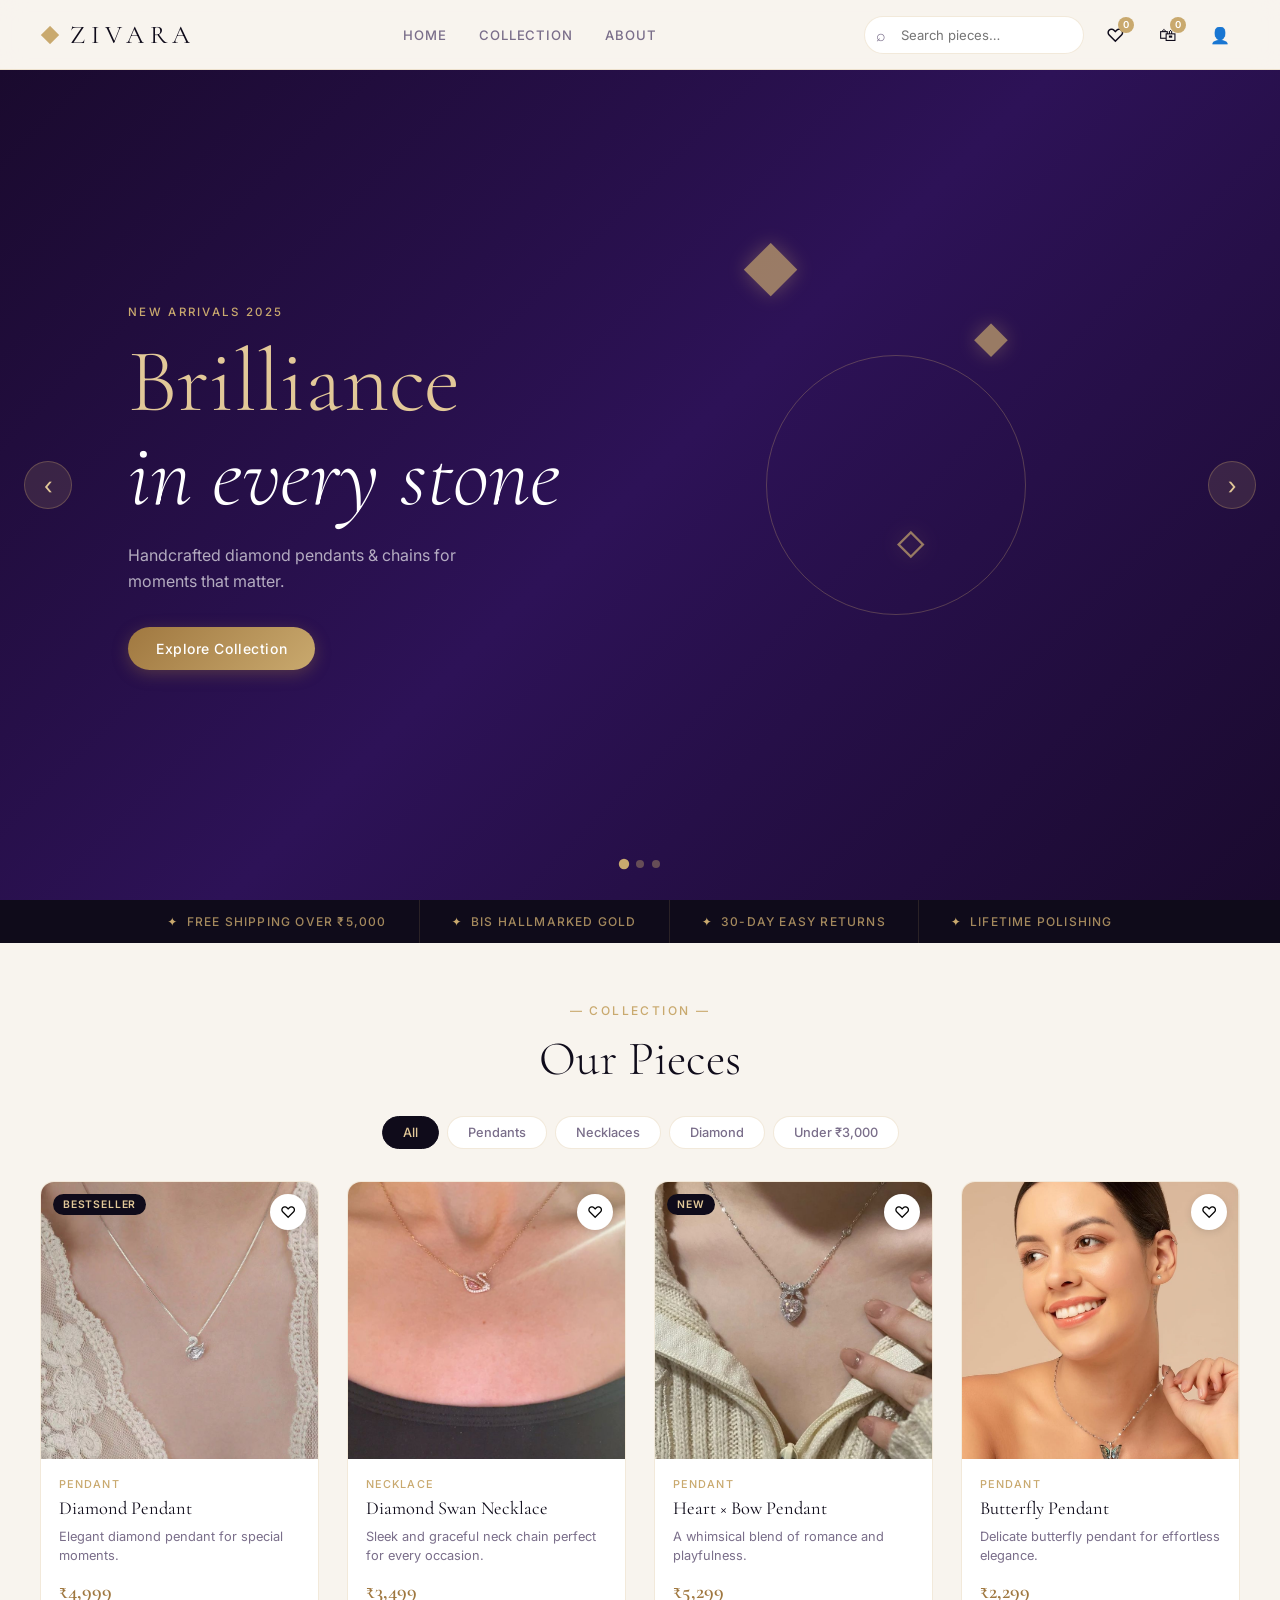
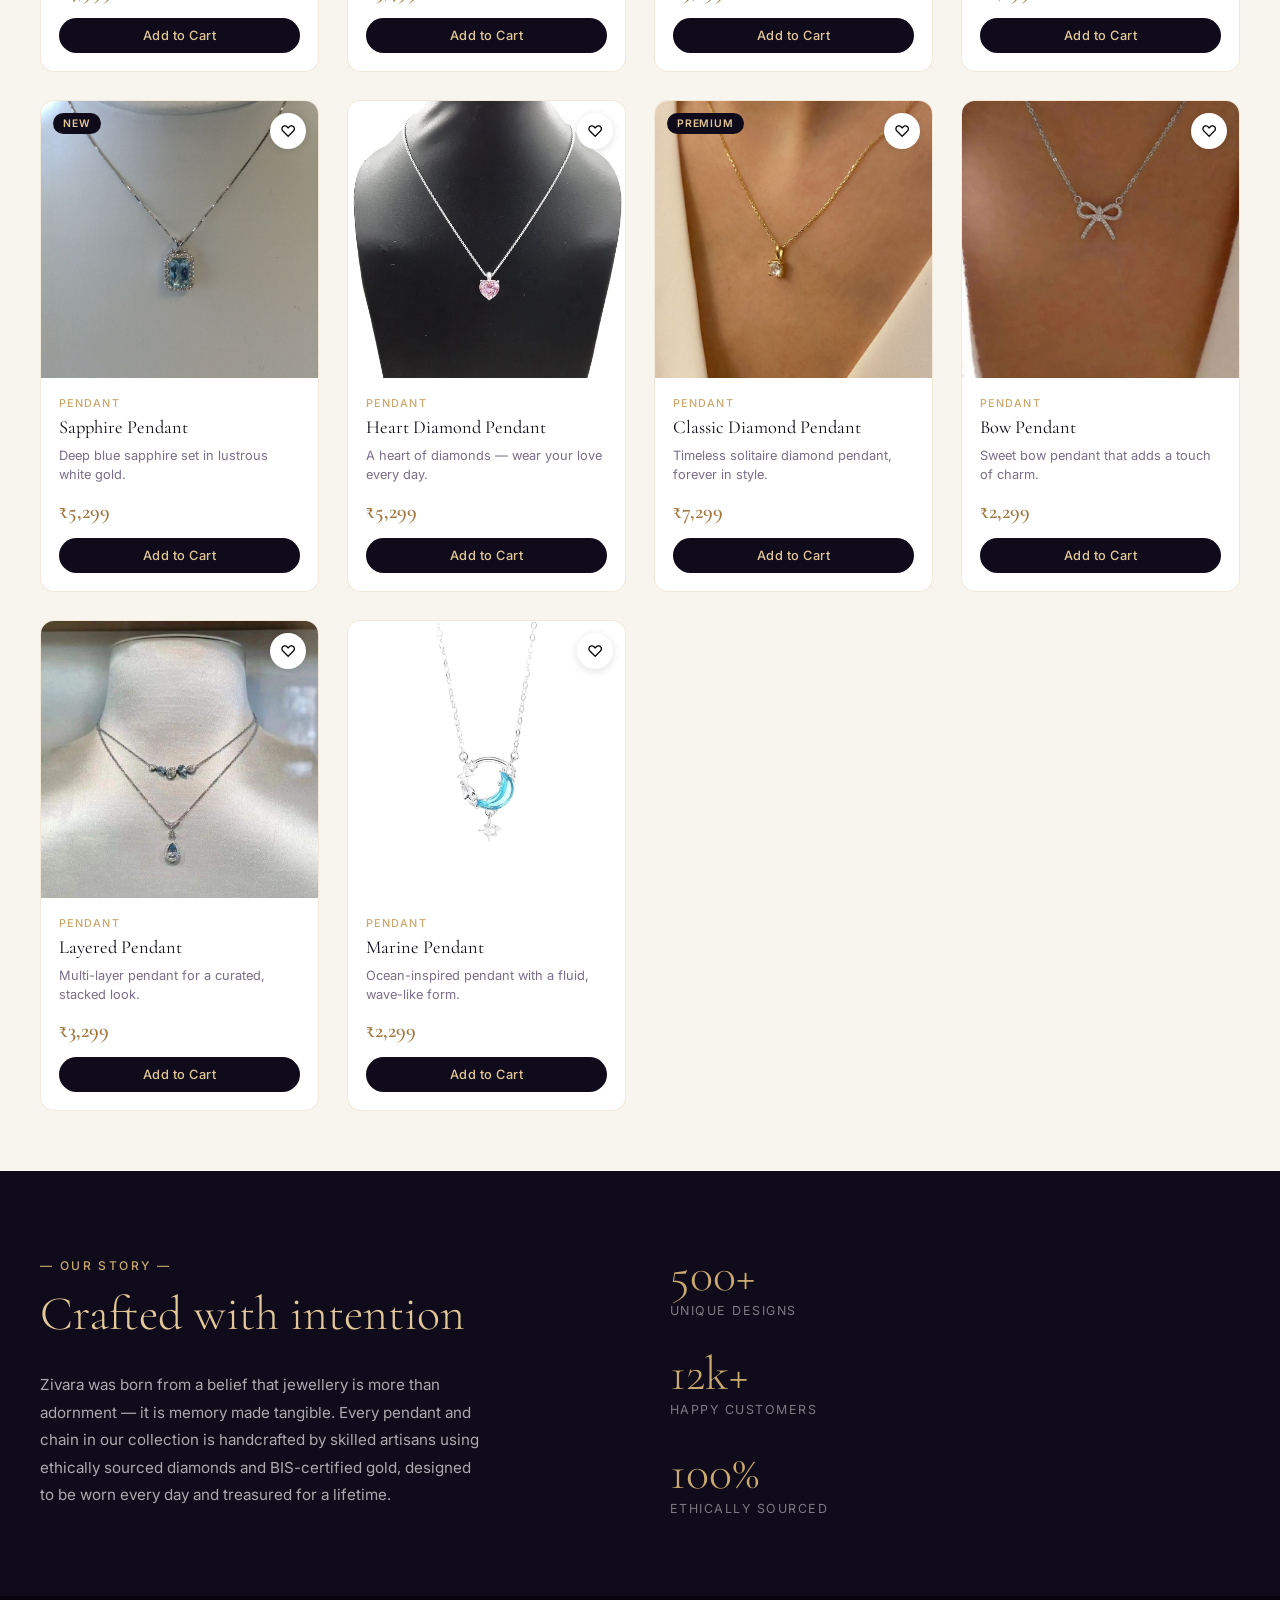
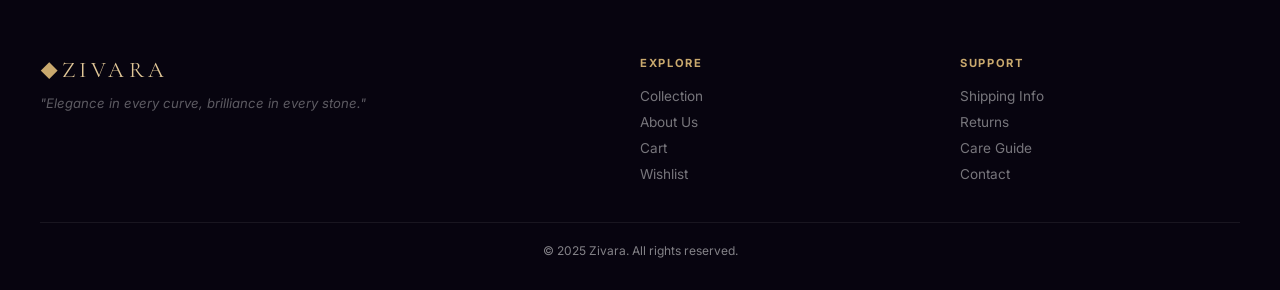
<file: index.html>
<!DOCTYPE html>
<html lang="en">
<head>
  <meta charset="UTF-8" />
  <meta name="viewport" content="width=device-width, initial-scale=1.0" />
  <title>Zivara | Diamond Pendants & Neck Chains</title>
  <link rel="preconnect" href="https://fonts.googleapis.com">
  <link rel="preconnect" href="https://fonts.gstatic.com" crossorigin>
  <link href="https://fonts.googleapis.com/css2?family=Cormorant+Garamond:ital,wght@0,300;0,400;0,600;1,300;1,400&family=Inter:wght@300;400;500;600&display=swap" rel="stylesheet">
  <link rel="stylesheet" href="style.css" />
</head>
<body>

  <div id="loader">
    <div class="loader-inner">
      <svg class="loader-gem" viewBox="0 0 60 60" fill="none" xmlns="http://www.w3.org/2000/svg">
        <polygon points="30,4 56,20 56,40 30,56 4,40 4,20" fill="none" stroke="#c9a96e" stroke-width="1.5"/>
        <polygon points="30,4 56,20 30,30" fill="#c9a96e" opacity="0.3"/>
        <polygon points="30,4 4,20 30,30" fill="#c9a96e" opacity="0.5"/>
        <polygon points="4,20 4,40 30,30" fill="#c9a96e" opacity="0.4"/>
        <polygon points="56,20 56,40 30,30" fill="#c9a96e" opacity="0.2"/>
        <polygon points="4,40 30,56 30,30" fill="#c9a96e" opacity="0.6"/>
        <polygon points="56,40 30,56 30,30" fill="#c9a96e" opacity="0.35"/>
      </svg>
      <p class="loader-brand">ZIVARA</p>
    </div>
  </div>

  <div id="auth-overlay" class="modal-overlay hidden">
    <div class="auth-modal">
      <button class="modal-close" onclick="closeAuth()">✕</button>
      <div class="auth-tabs">
        <button class="auth-tab active" onclick="switchTab('login')">Sign In</button>
        <button class="auth-tab" onclick="switchTab('signup')">Create Account</button>
      </div>

      <div id="login-form" class="auth-form">
        <div class="auth-header">
          <h2>Welcome back</h2>
          <p>Sign in to access your wishlist & orders</p>
        </div>
        <div class="form-group">
          <label>Email</label>
          <input type="email" id="login-email" placeholder="you@example.com" />
        </div>
        <div class="form-group">
          <label>Password</label>
          <input type="password" id="login-password" placeholder="••••••••" />
        </div>
        <p class="auth-error hidden" id="login-error"></p>
        <button class="btn-primary full" onclick="handleLogin()">Sign In</button>
        <p class="auth-switch">Don't have an account? <span onclick="switchTab('signup')">Create one</span></p>
      </div>

      <div id="signup-form" class="auth-form hidden">
        <div class="auth-header">
          <h2>Join Zivara</h2>
          <p>Create an account for a personal experience</p>
        </div>
        <div class="form-group">
          <label>Full Name</label>
          <input type="text" id="signup-name" placeholder="Your name" />
        </div>
        <div class="form-group">
          <label>Email</label>
          <input type="email" id="signup-email" placeholder="you@example.com" />
        </div>
        <div class="form-group">
          <label>Password</label>
          <input type="password" id="signup-password" placeholder="Min. 6 characters" />
        </div>
        <p class="auth-error hidden" id="signup-error"></p>
        <button class="btn-primary full" onclick="handleSignup()">Create Account</button>
        <p class="auth-switch">Already have an account? <span onclick="switchTab('login')">Sign in</span></p>
      </div>
    </div>
  </div>

  <div id="cart-overlay" class="modal-overlay hidden" onclick="closeCartIfOutside(event)">
    <div id="cart-drawer" class="cart-drawer">
      <div class="drawer-header">
        <h3>Your Cart <span id="cart-badge">0</span></h3>
        <button class="modal-close" onclick="closeCart()">✕</button>
      </div>
      <div id="cart-items" class="cart-items"></div>
      <div id="cart-footer" class="cart-footer hidden">
        <div class="cart-total-row">
          <span>Subtotal</span>
          <span id="cart-total">₹0</span>
        </div>
        <button class="btn-primary full" onclick="checkout()">Proceed to Checkout</button>
        <button class="btn-ghost full" onclick="closeCart()">Continue Shopping</button>
      </div>
      <div id="cart-empty" class="cart-empty">
        <div class="empty-icon">💎</div>
        <p>Your cart is empty</p>
        <button class="btn-primary" onclick="closeCart()">Explore Collection</button>
      </div>
    </div>
  </div>

  <div id="wishlist-overlay" class="modal-overlay hidden" onclick="closeWishlistIfOutside(event)">
    <div id="wishlist-drawer" class="cart-drawer">
      <div class="drawer-header">
        <h3>Wishlist <span id="wishlist-badge">0</span></h3>
        <button class="modal-close" onclick="closeWishlist()">✕</button>
      </div>
      <div id="wishlist-items" class="cart-items"></div>
      <div id="wishlist-empty" class="cart-empty">
        <div class="empty-icon">🤍</div>
        <p>No saved pieces yet</p>
        <button class="btn-primary" onclick="closeWishlist()">Explore Collection</button>
      </div>
    </div>
  </div>

  <div id="profile-overlay" class="modal-overlay hidden">
    <div class="profile-modal">
      <button class="modal-close" onclick="closeProfile()">✕</button>
      <div class="profile-tabs">
        <button class="profile-tab active" onclick="switchProfileTab('account')">Account</button>
        <button class="profile-tab" onclick="switchProfileTab('orders')">Order History</button>
      </div>
      <div id="account-tab" class="profile-content">
        <div class="profile-avatar" id="profile-avatar-letter">A</div>
        <h2 id="profile-name">Name</h2>
        <p id="profile-email" class="profile-email-text">email</p>
        <button class="btn-ghost" onclick="handleLogout()">Sign Out</button>
      </div>
      <div id="orders-tab" class="profile-content hidden">
        <h3 class="orders-title">Your Orders</h3>
        <div id="orders-list"></div>
      </div>
    </div>
  </div>

  <div id="toast" class="toast hidden"></div>
  <div id="site">

    <header id="main-header">
      <a href="#" class="logo-link" onclick="scrollToTop()">
        <span class="logo-gem">◆</span>
        <span class="logo-text">ZIVARA</span>
      </a>
      <nav class="main-nav">
        <a href="#home" class="nav-link">Home</a>
        <a href="#collection" class="nav-link">Collection</a>
        <a href="#about" class="nav-link">About</a>
      </nav>
      <div class="header-actions">
        <div class="search-wrap">
          <input type="text" id="search-input" placeholder="Search pieces…" oninput="filterProducts()" />
          <span class="search-icon">⌕</span>
        </div>
        <a href="wishlist.html" class="icon-btn" id="wishlist-btn" title="Wishlist" style="text-decoration:none">
          <span class="icon-heart">♡</span>
          <span class="icon-count" id="wishlist-count">0</span>
        </a>
        <a href="cart.html" class="icon-btn" title="Cart" style="text-decoration:none">
          <span>🛍</span>
          <span class="icon-count" id="cart-count">0</span>
        </a>
        <button class="icon-btn auth-trigger" id="auth-btn" onclick="authButtonClicked()" title="Account">
          <span id="auth-icon">👤</span>
        </button>
      </div>
      <button class="mobile-menu-btn" onclick="toggleMobileMenu()">☰</button>
    </header>

    <div id="mobile-nav" class="mobile-nav hidden">
      <a href="#home" onclick="closeMobileMenu()">Home</a>
      <a href="#collection" onclick="closeMobileMenu()">Collection</a>
      <a href="#about" onclick="closeMobileMenu()">About</a>
      <a href="cart.html">Cart 🛍</a>
      <a href="wishlist.html">Wishlist 🤍</a>
    </div>

    <section id="home" class="hero">
      <div class="hero-slides">
        <div class="hero-slide active" style="--bg: linear-gradient(135deg,#1a0a2e 0%,#2d1257 50%,#1a0a2e 100%)">
          <div class="hero-content">
            <span class="hero-eyebrow">New Arrivals 2025</span>
            <h1 class="hero-headline">Brilliance<br/><em>in every stone</em></h1>
            <p class="hero-sub">Handcrafted diamond pendants & chains for moments that matter.</p>
            <a href="#collection" class="btn-primary hero-cta">Explore Collection</a>
          </div>
          <div class="hero-visual">
            <div class="gem-float gem1">◆</div>
            <div class="gem-float gem2">◇</div>
            <div class="gem-float gem3">◆</div>
            <div class="sparkle-ring"></div>
          </div>
        </div>
        <div class="hero-slide" style="--bg: linear-gradient(135deg,#0d1f3c 0%,#1a3a5c 50%,#0d1f3c 100%)">
          <div class="hero-content">
            <span class="hero-eyebrow">Timeless Design</span>
            <h1 class="hero-headline">Elegance<br/><em>in every curve</em></h1>
            <p class="hero-sub">Each piece tells a story of artistry and devotion.</p>
            <a href="#collection" class="btn-primary hero-cta">Shop Now</a>
          </div>
          <div class="hero-visual">
            <div class="gem-float gem1" style="animation-delay:0.5s">◇</div>
            <div class="gem-float gem2" style="animation-delay:1s">◆</div>
            <div class="gem-float gem3" style="animation-delay:1.5s">◇</div>
            <div class="sparkle-ring" style="animation-delay:0.3s"></div>
          </div>
        </div>
        <div class="hero-slide" style="--bg: linear-gradient(135deg,#1f0d0d 0%,#3d1515 50%,#1f0d0d 100%)">
          <div class="hero-content">
            <span class="hero-eyebrow">Gift Someone Special</span>
            <h1 class="hero-headline">Love<br/><em>beautifully worn</em></h1>
            <p class="hero-sub">Diamond pieces crafted to celebrate your most cherished bonds.</p>
            <a href="#collection" class="btn-primary hero-cta">Find a Gift</a>
          </div>
          <div class="hero-visual">
            <div class="gem-float gem1" style="animation-delay:0.2s">◆</div>
            <div class="gem-float gem2" style="animation-delay:0.8s">◇</div>
            <div class="gem-float gem3" style="animation-delay:1.2s">◆</div>
            <div class="sparkle-ring" style="animation-delay:0.6s"></div>
          </div>
        </div>
      </div>
      <div class="hero-dots" id="hero-dots">
        <button class="dot active" onclick="goToSlide(0)"></button>
        <button class="dot" onclick="goToSlide(1)"></button>
        <button class="dot" onclick="goToSlide(2)"></button>
      </div>
      <button class="hero-arrow left" onclick="prevSlide()">‹</button>
      <button class="hero-arrow right" onclick="nextSlide()">›</button>
    </section>

    <div class="feature-strip">
      <div class="feature-item">
        <span>✦</span> Free shipping over ₹5,000
      </div>
      <div class="feature-item">
        <span>✦</span> BIS Hallmarked Gold
      </div>
      <div class="feature-item">
        <span>✦</span> 30-day easy returns
      </div>
      <div class="feature-item">
        <span>✦</span> Lifetime polishing
      </div>
    </div>

    <div class="filter-bar" id="collection">
      <span class="section-eyebrow">— Collection —</span>
      <h2 class="section-title">Our Pieces</h2>
      <div class="filter-chips">
        <button class="chip active" onclick="filterByTag('all', this)">All</button>
        <button class="chip" onclick="filterByTag('pendant', this)">Pendants</button>
        <button class="chip" onclick="filterByTag('necklace', this)">Necklaces</button>
        <button class="chip" onclick="filterByTag('diamond', this)">Diamond</button>
        <button class="chip" onclick="filterByTag('under3000', this)">Under ₹3,000</button>
      </div>
    </div>

    <section class="products-grid" id="products-grid">
    </section>

    <div id="no-results" class="no-results hidden">
      <p>No pieces match your search.</p>
      <button class="btn-ghost" onclick="clearSearch()">Clear filter</button>
    </div>

    <section id="about" class="about-strip">
      <div class="about-content">
        <span class="section-eyebrow">— Our Story —</span>
        <h2 class="section-title">Crafted with intention</h2>
        <p>Zivara was born from a belief that jewellery is more than adornment — it is memory made tangible. Every pendant and chain in our collection is handcrafted by skilled artisans using ethically sourced diamonds and BIS-certified gold, designed to be worn every day and treasured for a lifetime.</p>
      </div>
      <div class="about-stats">
        <div class="stat"><span class="stat-num">500+</span><span class="stat-label">Unique Designs</span></div>
        <div class="stat"><span class="stat-num">12k+</span><span class="stat-label">Happy Customers</span></div>
        <div class="stat"><span class="stat-num">100%</span><span class="stat-label">Ethically Sourced</span></div>
      </div>
    </section>

    <footer class="main-footer">
      <div class="footer-brand">
        <span class="logo-gem">◆</span>
        <span class="logo-text">ZIVARA</span>
        <p>"Elegance in every curve, brilliance in every stone."</p>
      </div>
      <div class="footer-links">
        <h4>Explore</h4>
        <a href="#collection">Collection</a>
        <a href="#about">About Us</a>
        <a href="cart.html">Cart</a>
        <a href="wishlist.html">Wishlist</a>
      </div>
      <div class="footer-links">
        <h4>Support</h4>
        <a href="#">Shipping Info</a>
        <a href="#">Returns</a>
        <a href="#">Care Guide</a>
        <a href="#">Contact</a>
      </div>
      <div class="footer-bottom">
        <p>© 2025 Zivara. All rights reserved.</p>
      </div>
    </footer>
  </div>
  <script src="script.js"></script>
</body>
</html>
</file>
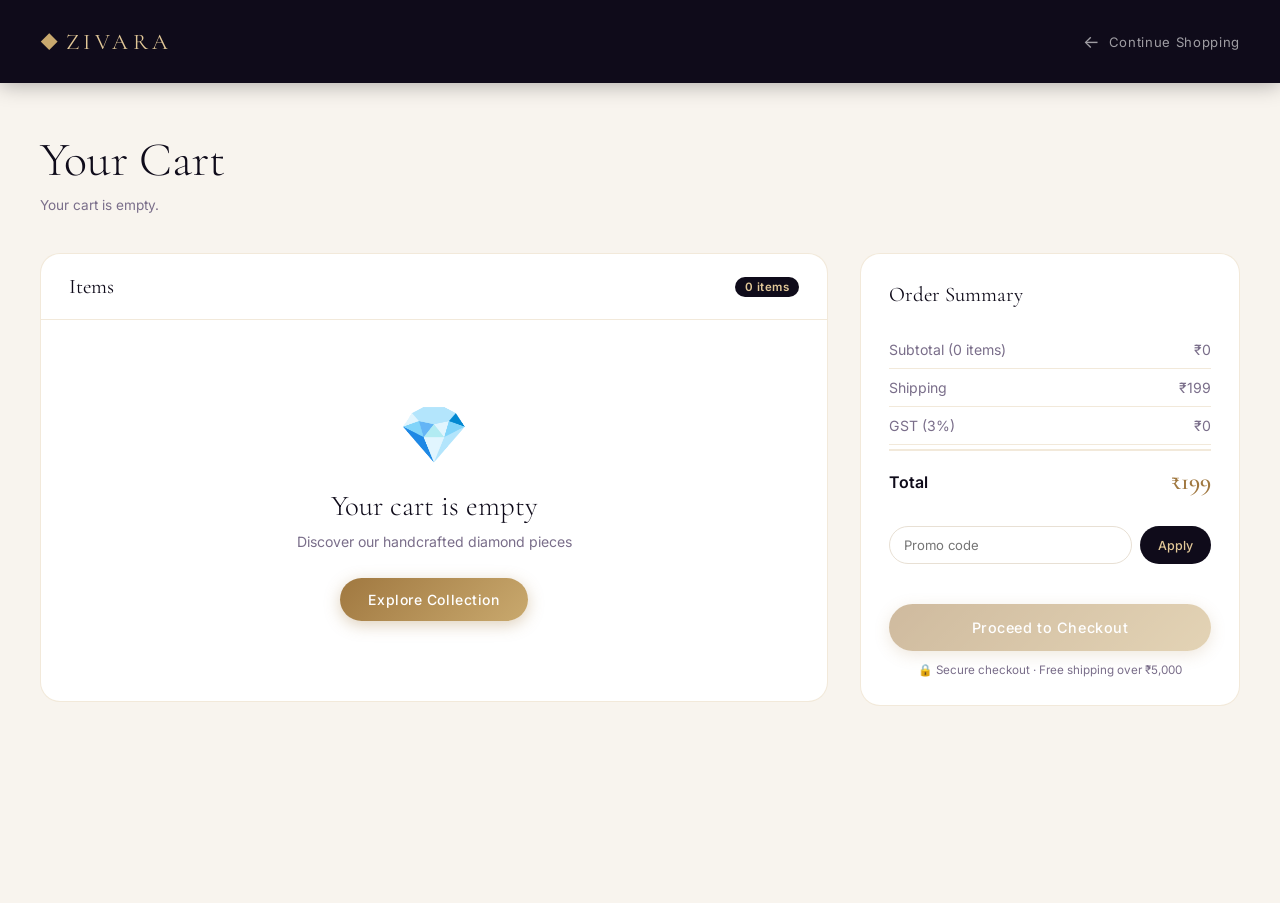
<file: cart.html>
<!DOCTYPE html>
<html lang="en">
<head>
  <meta charset="UTF-8" />
  <meta name="viewport" content="width=device-width, initial-scale=1.0" />
  <title>Zivara | Your Cart</title>
  <link rel="preconnect" href="https://fonts.googleapis.com">
  <link rel="preconnect" href="https://fonts.gstatic.com" crossorigin>
  <link href="https://fonts.googleapis.com/css2?family=Cormorant+Garamond:ital,wght@0,300;0,400;0,600;1,300;1,400&family=Inter:wght@300;400;500;600&display=swap" rel="stylesheet">
  <link rel="stylesheet" href="style.css" />
  <style>
    .page-header {
      background: var(--ink);
      padding: 28px 40px;
      display: flex;
      align-items: center;
      justify-content: space-between;
      position: sticky;
      top: 0;
      z-index: 100;
      box-shadow: 0 2px 20px rgba(0,0,0,0.3);
    }
    .page-header .logo-link {
      display: flex; align-items: center; gap: 8px;
      text-decoration: none;
    }
    .page-header .logo-gem { color: var(--gold); font-size: 1.1rem; }
    .page-header .logo-text {
      font-family: var(--font-display);
      font-size: 1.4rem; color: var(--gold-light);
      letter-spacing: 0.2em;
    }
    .back-link {
      display: inline-flex; align-items: center; gap: 8px;
      color: rgba(255,255,255,0.6);
      font-size: 0.82rem; letter-spacing: 0.05em;
      text-decoration: none;
      transition: color var(--transition);
    }
    .back-link:hover { color: var(--gold-light); }
    .back-link span { font-size: 1.1rem; }
    .cart-page {
      min-height: calc(100vh - 80px);
      background: var(--surface);
      padding: 48px 40px;
    }
    .cart-page-title {
      font-family: var(--font-display);
      font-size: clamp(2rem, 4vw, 3rem);
      font-weight: 300;
      color: var(--ink);
      margin-bottom: 8px;
    }
    .cart-page-subtitle {
      font-size: 0.85rem;
      color: var(--muted);
      margin-bottom: 40px;
    }
    .cart-page-grid {
      display: grid;
      grid-template-columns: 1fr 380px;
      gap: 32px;
      align-items: start;
      max-width: 1200px;
      margin: 0 auto;
    }
    .cart-items-section {
      background: white;
      border-radius: 20px;
      border: 1px solid var(--border);
      overflow: hidden;
    }
    .cart-section-head {
      padding: 20px 28px;
      border-bottom: 1px solid var(--border);
      display: flex;
      align-items: center;
      justify-content: space-between;
    }
    .cart-section-head h3 {
      font-family: var(--font-display);
      font-size: 1.3rem; font-weight: 400;
    }
    .cart-count-pill {
      background: var(--ink);
      color: var(--gold-light);
      font-size: 0.72rem; font-weight: 600;
      padding: 3px 10px;
      border-radius: 20px;
      letter-spacing: 0.04em;
    }
    .cart-item-row {
      display: flex;
      gap: 20px;
      padding: 24px 28px;
      border-bottom: 1px solid var(--border);
      align-items: center;
      transition: background var(--transition);
      animation: rowIn 0.35s ease both;
    }
    .cart-item-row:last-child { border-bottom: none; }
    .cart-item-row:hover { background: #fdfaf6; }
    @keyframes rowIn {
      from { opacity:0; transform: translateY(10px); }
      to   { opacity:1; transform: none; }
    }
    .cart-item-thumb {
      width: 96px; height: 96px;
      border-radius: 12px;
      overflow: hidden;
      flex-shrink: 0;
      background: #f8f4ee;
      display: flex; align-items: center; justify-content: center;
      font-size: 2rem;
    }
    .cart-item-thumb img {
      width: 100%; height: 100%;
      object-fit: cover;
    }
    .cart-item-details { flex: 1; }
    .cart-item-tag {
      font-size: 0.65rem; font-weight: 500;
      letter-spacing: 0.12em; text-transform: uppercase;
      color: var(--gold); margin-bottom: 4px;
    }
    .cart-item-title {
      font-family: var(--font-display);
      font-size: 1.1rem; font-weight: 400;
      color: var(--ink); margin-bottom: 4px;
    }
    .cart-item-desc {
      font-size: 0.78rem; color: var(--muted);
      line-height: 1.5; margin-bottom: 12px;
    }
    .cart-item-controls {
      display: flex; align-items: center; gap: 12px;
    }
    .qty-wrap {
      display: flex; align-items: center;
      border: 1.5px solid var(--border);
      border-radius: 50px;
      overflow: hidden;
    }
    .qty-btn-lg {
      width: 34px; height: 34px;
      background: none; border: none;
      font-size: 1.1rem; cursor: pointer;
      color: var(--ink);
      transition: background var(--transition);
      display: flex; align-items: center; justify-content: center;
    }
    .qty-btn-lg:hover { background: #f0ebe2; }
    .qty-val-lg {
      min-width: 32px; text-align: center;
      font-size: 0.9rem; font-weight: 500;
    }
    .remove-btn {
      font-size: 0.75rem; color: #c95050;
      background: none; border: none;
      cursor: pointer; padding: 4px 8px;
      border-radius: 6px;
      transition: background var(--transition);
      letter-spacing: 0.03em;
    }
    .remove-btn:hover { background: #fdf0f0; }
    .cart-item-price-col {
      text-align: right;
      min-width: 90px;
    }
    .cart-item-unit-price {
      font-size: 0.75rem; color: var(--muted); margin-bottom: 4px;
    }
    .cart-item-total-price {
      font-family: var(--font-display);
      font-size: 1.2rem; font-weight: 600;
      color: var(--gold-dark);
    }
    .cart-empty-state {
      padding: 80px 40px;
      text-align: center;
    }
    .empty-gem { font-size: 3.5rem; margin-bottom: 20px; }
    .empty-title {
      font-family: var(--font-display);
      font-size: 1.8rem; font-weight: 300;
      color: var(--ink); margin-bottom: 10px;
    }
    .empty-sub { font-size: 0.88rem; color: var(--muted); margin-bottom: 28px; }
    .order-summary {
      background: white;
      border-radius: 20px;
      border: 1px solid var(--border);
      padding: 28px;
      position: sticky;
      top: 100px;
    }
    .summary-title {
      font-family: var(--font-display);
      font-size: 1.3rem; font-weight: 400;
      margin-bottom: 24px;
    }
    .summary-row {
      display: flex; justify-content: space-between;
      align-items: center;
      padding: 10px 0;
      font-size: 0.88rem;
      color: var(--muted);
      border-bottom: 1px solid var(--border);
    }
    .summary-row:last-of-type { border-bottom: none; }
    .summary-row.total {
      font-size: 1rem; font-weight: 600;
      color: var(--ink);
      margin-top: 4px;
      padding-top: 16px;
      border-top: 2px solid var(--border);
      border-bottom: none;
    }
    .summary-row.total .summary-amount {
      font-family: var(--font-display);
      font-size: 1.5rem;
      color: var(--gold-dark);
    }
    .promo-wrap {
      margin: 20px 0;
      display: flex; gap: 8px;
    }
    .promo-input {
      flex: 1; padding: 10px 14px;
      border: 1.5px solid #e8e0d4;
      border-radius: 50px;
      font-size: 0.82rem;
      color: var(--ink);
      outline: none;
      transition: border-color var(--transition);
    }
    .promo-input:focus { border-color: var(--gold); }
    .promo-btn {
      padding: 10px 18px;
      background: var(--ink);
      color: var(--gold-light);
      border: none; border-radius: 50px;
      font-size: 0.78rem; font-weight: 500;
      cursor: pointer;
      transition: background var(--transition);
      white-space: nowrap;
    }
    .promo-btn:hover { background: var(--ink-soft); }
    .checkout-btn {
      width: 100%; padding: 15px;
      background: linear-gradient(135deg, var(--gold-dark) 0%, var(--gold) 100%);
      color: white;
      border: none; border-radius: 50px;
      font-size: 0.9rem; font-weight: 500;
      letter-spacing: 0.04em;
      cursor: pointer;
      margin-top: 20px;
      transition: all var(--transition);
      box-shadow: 0 4px 16px rgba(160,120,64,0.35);
    }
    .checkout-btn:hover {
      transform: translateY(-2px);
      box-shadow: 0 8px 24px rgba(160,120,64,0.45);
    }
    .checkout-btn:disabled {
      opacity: 0.5; cursor: not-allowed; transform: none;
    }
    .secure-note {
      text-align: center;
      font-size: 0.73rem;
      color: var(--muted);
      margin-top: 12px;
    }
    .secure-note span { color: #4caf50; }
    .order-success {
      display: none;
      background: linear-gradient(135deg, #1a2e1a, #0f1f0f);
      border-radius: 20px;
      padding: 40px;
      text-align: center;
      color: white;
    }
    .order-success.show { display: block; animation: successIn 0.5s ease; }
    @keyframes successIn { from{opacity:0;transform:scale(0.95)} to{opacity:1;transform:none} }
    .success-icon { font-size: 3rem; margin-bottom: 16px; }
    .success-title {
      font-family: var(--font-display);
      font-size: 2rem; font-weight: 300;
      color: #8fce8f; margin-bottom: 8px;
    }
    .success-sub { font-size: 0.88rem; color: rgba(255,255,255,0.6); margin-bottom: 24px; }
    .page-toast {
      position: fixed; bottom: 28px; left: 50%;
      transform: translateX(-50%) translateY(20px);
      background: var(--ink);
      color: var(--gold-light);
      padding: 12px 24px;
      border-radius: 50px;
      font-size: 0.85rem;
      opacity: 0;
      transition: all 0.3s ease;
      z-index: 999;
      white-space: nowrap;
      pointer-events: none;
    }
    .page-toast.show {
      opacity: 1;
      transform: translateX(-50%) translateY(0);
    }
    @media (max-width: 900px) {
      .cart-page { padding: 32px 20px; }
      .cart-page-grid { grid-template-columns: 1fr; }
      .order-summary { position: static; }
      .page-header { padding: 20px; }
    }
    @media (max-width: 600px) {
      .cart-item-row { flex-wrap: wrap; }
      .cart-item-price-col { width: 100%; text-align: left; margin-top: 8px; }
      .cart-item-thumb { width: 76px; height: 76px; }
    }
  </style>
</head>
<body>
  <div id="page-toast" class="page-toast"></div>
  <header class="page-header">
    <a href="index.html" class="logo-link">
      <span class="logo-gem">◆</span>
      <span class="logo-text">ZIVARA</span>
    </a>
    <a href="index.html" class="back-link">
      <span>←</span> Continue Shopping
    </a>
  </header>
  <main class="cart-page">
    <div style="max-width:1200px; margin:0 auto;">
      <h1 class="cart-page-title">Your Cart</h1>
      <p class="cart-page-subtitle" id="cart-subtitle">Loading your items…</p>
    </div>
    <div class="cart-page-grid" id="cart-page-grid">
      <div>
        <div id="order-success" class="order-success">
          <div class="success-icon">🎉</div>
          <h2 class="success-title">Order Placed!</h2>
          <p class="success-sub">Thank you for shopping with Zivara. Your pieces are on their way.</p>
          <a href="index.html" class="btn-primary" style="display:inline-flex">Back to Collection</a>
        </div>
        <div id="cart-items-section" class="cart-items-section">
          <div class="cart-section-head">
            <h3>Items</h3>
            <span class="cart-count-pill" id="cart-count-pill">0 items</span>
          </div>
          <div id="cart-rows"></div>
          <div id="cart-empty-state" class="cart-empty-state hidden">
            <div class="empty-gem">💎</div>
            <h3 class="empty-title">Your cart is empty</h3>
            <p class="empty-sub">Discover our handcrafted diamond pieces</p>
            <a href="index.html" class="btn-primary">Explore Collection</a>
          </div>
        </div>
      </div>
      <div id="summary-col">
        <div class="order-summary">
          <h3 class="summary-title">Order Summary</h3>
          <div class="summary-row">
            <span>Subtotal (<span id="s-qty">0</span> items)</span>
            <span id="s-subtotal">₹0</span>
          </div>
          <div class="summary-row">
            <span>Shipping</span>
            <span id="s-shipping">₹0</span>
          </div>
          <div class="summary-row">
            <span>GST (3%)</span>
            <span id="s-tax">₹0</span>
          </div>
          <div class="summary-row total">
            <span>Total</span>
            <span class="summary-amount" id="s-total">₹0</span>
          </div>
          <div class="promo-wrap">
            <input type="text" class="promo-input" id="promo-input" placeholder="Promo code" />
            <button class="promo-btn" onclick="applyPromo()">Apply</button>
          </div>
          <button class="checkout-btn" id="checkout-btn" onclick="doCheckout()" disabled>
            Proceed to Checkout
          </button>
          <p class="secure-note"><span>🔒</span> Secure checkout · Free shipping over ₹5,000</p>
        </div>
      </div>
    </div>
  </main>
  <script>
    const PRODUCTS = [
      {id:1,name:'Diamond Solitaire Pendant',price:4999,desc:'Elegant solitaire diamond pendant for special moments.',img:'https://images.unsplash.com/photo-1599643478518-a784e5dc4c8f?w=600&q=80&fit=crop',tags:['pendant','diamond']},
      {id:2,name:'Heart × Bow Pendant',price:5299,desc:'A whimsical blend of romance and playfulness.',img:'https://images.unsplash.com/photo-1611591437281-460bfbe1220a?w=600&q=80&fit=crop',tags:['pendant']},
      {id:3,name:'Butterfly Pendant',price:2299,desc:'Delicate butterfly pendant for effortless elegance.',img:'https://images.unsplash.com/photo-1610694955371-d4a3e0ce4b52?w=600&q=80&fit=crop',tags:['pendant']},
      {id:4,name:'Sapphire Drop Pendant',price:5299,desc:'Deep blue sapphire set in lustrous white gold.',img:'https://images.unsplash.com/photo-1515562141207-7a88fb7ce338?w=600&q=80&fit=crop',tags:['pendant','diamond']},
      {id:5,name:'Heart Diamond Pendant',price:5299,desc:'A heart of diamonds — wear your love every day.',img:'https://images.unsplash.com/photo-1573408301185-9519f94b5bff?w=600&q=80&fit=crop',tags:['pendant','diamond']},
      {id:6,name:'Classic Solitaire Pendant',price:7299,desc:'Timeless solitaire diamond pendant, forever in style.',img:'https://images.unsplash.com/photo-1605100804763-247f67b3557e?w=600&q=80&fit=crop',tags:['pendant','diamond']},
      {id:7,name:'Bow Charm Pendant',price:2299,desc:'Sweet bow pendant that adds a touch of charm.',img:'https://images.unsplash.com/photo-1535632066927-ab7c9ab60908?w=600&q=80&fit=crop',tags:['pendant']},
      {id:8,name:'Floral Diamond Pendant',price:6499,desc:'Blooming flower design with clustered diamonds.',img:'https://images.unsplash.com/photo-1506630448388-4e683c67ddb0?w=600&q=80&fit=crop',tags:['pendant','diamond']},
      {id:9,name:'Star Pendant',price:1899,desc:'Minimalist star pendant in polished gold.',img:'https://images.unsplash.com/photo-1596944924616-7b38e7cfac36?w=600&q=80&fit=crop',tags:['pendant']},
      {id:10,name:'Moon & Star Pendant',price:2799,desc:'Celestial moon and star duo on a fine chain.',img:'https://images.unsplash.com/photo-1617038260897-41a1f14a8ca0?w=600&q=80&fit=crop',tags:['pendant']},
      {id:11,name:'Teardrop Crystal Pendant',price:3499,desc:'Teardrop crystal pendant with subtle shimmer.',img:'https://images.unsplash.com/photo-1629224316810-9d8805b95e76?w=600&q=80&fit=crop',tags:['pendant','diamond']},
      {id:12,name:'Rose Gold Heart Pendant',price:4199,desc:'Open heart pendant in warm rose gold.',img:'https://images.unsplash.com/photo-1584302179602-e4c3d3fd629d?w=600&q=80&fit=crop',tags:['pendant']},
      {id:13,name:'Infinity Diamond Pendant',price:5899,desc:'Infinity loop studded with brilliant-cut diamonds.',img:'https://images.unsplash.com/photo-1602173574767-37ac01994b2a?w=600&q=80&fit=crop',tags:['pendant','diamond']},
      {id:14,name:'Evil Eye Pendant',price:1999,desc:'Protective evil eye charm in gold and enamel.',img:'https://images.unsplash.com/photo-1630350020038-c3a6e3af39b5?w=600&q=80&fit=crop',tags:['pendant']},
      {id:15,name:'Oval Emerald Pendant',price:6799,desc:'Vivid green emerald in a classic oval setting.',img:'https://images.unsplash.com/photo-1586717791821-3f44a563fa4c?w=600&q=80&fit=crop',tags:['pendant','diamond']},
      {id:16,name:'Diamond Swan Necklace',price:3499,desc:'Sleek and graceful neck chain perfect for every occasion.',img:'https://images.unsplash.com/photo-1599643477877-530eb83abc8e?w=600&q=80&fit=crop',tags:['necklace','diamond']},
      {id:17,name:'Layered Gold Necklace',price:3299,desc:'Multi-layer necklace for a curated, stacked look.',img:'https://images.unsplash.com/photo-1603561591411-07134e71a2a9?w=600&q=80&fit=crop',tags:['necklace','pendant']},
      {id:18,name:'Marine Wave Necklace',price:2299,desc:'Ocean-inspired necklace with a fluid, wave-like form.',img:'https://images.unsplash.com/photo-1614793745253-6c20f8c53b1f?w=600&q=80&fit=crop',tags:['necklace']},
      {id:19,name:'Pearl Strand Necklace',price:4599,desc:'Lustrous freshwater pearl strand with gold clasp.',img:'https://images.unsplash.com/photo-1611591437281-460bfbe1220a?w=600&q=80&fit=crop',tags:['necklace']},
      {id:20,name:'Diamond Tennis Necklace',price:12999,desc:'Continuous row of brilliant diamonds — pure luxury.',img:'https://images.unsplash.com/photo-1599643478518-a784e5dc4c8f?w=600&q=80&fit=crop',tags:['necklace','diamond']},
      {id:21,name:'Choker Gold Chain',price:1799,desc:'Sleek choker-length gold chain for everyday glam.',img:'https://images.unsplash.com/photo-1573408301185-9519f94b5bff?w=600&q=80&fit=crop',tags:['necklace']},
      {id:22,name:'Beaded Gemstone Necklace',price:2899,desc:'Colourful semi-precious gemstones on a gold wire.',img:'https://images.unsplash.com/photo-1606760227091-3dd870d97f1d?w=600&q=80&fit=crop',tags:['necklace']},
      {id:23,name:'Chain-Link Statement Necklace',price:3899,desc:'Bold chain-link design that makes a statement.',img:'https://images.unsplash.com/photo-1617038260897-41a1f14a8ca0?w=600&q=80&fit=crop',tags:['necklace']},
      {id:24,name:'Vintage Locket Necklace',price:2599,desc:'Gold locket with floral engravings — holds a photo.',img:'https://images.unsplash.com/photo-1584302179602-e4c3d3fd629d?w=600&q=80&fit=crop',tags:['necklace']},
      {id:25,name:'Ruby Collar Necklace',price:8499,desc:'Deep red rubies set in a regal collar necklace.',img:'https://images.unsplash.com/photo-1515562141207-7a88fb7ce338?w=600&q=80&fit=crop',tags:['necklace','diamond']},
      {id:26,name:'Clover Diamond Pendant',price:4799,desc:'Four-leaf clover set with sparkling diamonds.',img:'https://images.unsplash.com/photo-1605100804763-247f67b3557e?w=600&q=80&fit=crop',tags:['pendant','diamond']},
      {id:27,name:'Sun Burst Pendant',price:3199,desc:'Radiant sun-burst pendant in yellow gold.',img:'https://images.unsplash.com/photo-1596944924616-7b38e7cfac36?w=600&q=80&fit=crop',tags:['pendant']},
      {id:28,name:'Crescent Moon Pendant',price:2499,desc:'Slim crescent moon pendant with a single diamond.',img:'https://images.unsplash.com/photo-1629224316810-9d8805b95e76?w=600&q=80&fit=crop',tags:['pendant','diamond']},
      {id:29,name:'Feather Pendant',price:1699,desc:'Lightweight feather pendant for a free-spirited look.',img:'https://images.unsplash.com/photo-1602173574767-37ac01994b2a?w=600&q=80&fit=crop',tags:['pendant']},
      {id:30,name:'Hummingbird Pendant',price:3699,desc:'Intricate hummingbird pendant with coloured enamel.',img:'https://images.unsplash.com/photo-1630350020038-c3a6e3af39b5?w=600&q=80&fit=crop',tags:['pendant']},
      {id:31,name:'Initial Letter Pendant',price:1499,desc:'Personalised initial pendant in polished gold.',img:'https://images.unsplash.com/photo-1586717791821-3f44a563fa4c?w=600&q=80&fit=crop',tags:['pendant']},
      {id:32,name:'Hamsa Hand Pendant',price:2299,desc:'Hamsa hand pendant for protection and blessings.',img:'https://images.unsplash.com/photo-1535632066927-ab7c9ab60908?w=600&q=80&fit=crop',tags:['pendant']},
      {id:33,name:'Lotus Diamond Pendant',price:5699,desc:'Lotus flower with a diamond centre — pure serenity.',img:'https://images.unsplash.com/photo-1506630448388-4e683c67ddb0?w=600&q=80&fit=crop',tags:['pendant','diamond']},
      {id:34,name:'Crown Pendant',price:3999,desc:'Dainty crown pendant — wear your royalty.',img:'https://images.unsplash.com/photo-1610694955371-d4a3e0ce4b52?w=600&q=80&fit=crop',tags:['pendant']},
      {id:35,name:'Cross Diamond Pendant',price:4399,desc:'Classic cross pendant with pavé diamond accents.',img:'https://images.unsplash.com/photo-1611591437281-460bfbe1220a?w=600&q=80&fit=crop',tags:['pendant','diamond']},
      {id:36,name:'Twisted Gold Necklace',price:2199,desc:'Twisted rope-style gold chain, sleek and modern.',img:'https://images.unsplash.com/photo-1599643477877-530eb83abc8e?w=600&q=80&fit=crop',tags:['necklace']},
      {id:37,name:'Coin Charm Necklace',price:1999,desc:'Engraved gold coin charm on a delicate chain.',img:'https://images.unsplash.com/photo-1603561591411-07134e71a2a9?w=600&q=80&fit=crop',tags:['necklace']},
      {id:38,name:'Amethyst Necklace',price:3799,desc:'Vivid purple amethyst pendant on a gold chain.',img:'https://images.unsplash.com/photo-1573408301185-9519f94b5bff?w=600&q=80&fit=crop',tags:['necklace','diamond']},
      {id:39,name:'Bar Necklace',price:1499,desc:'Sleek gold bar necklace — minimalist elegance.',img:'https://images.unsplash.com/photo-1614793745253-6c20f8c53b1f?w=600&q=80&fit=crop',tags:['necklace']},
      {id:40,name:'Y-Drop Necklace',price:2799,desc:'Long Y-drop necklace perfect for deep necklines.',img:'https://images.unsplash.com/photo-1606760227091-3dd870d97f1d?w=600&q=80&fit=crop',tags:['necklace']},
      {id:41,name:'Pear-Cut Diamond Pendant',price:9999,desc:'Stunning pear-cut diamond in a prong setting.',img:'https://images.unsplash.com/photo-1605100804763-247f67b3557e?w=600&q=80&fit=crop',tags:['pendant','diamond']},
      {id:42,name:'Halo Diamond Pendant',price:8799,desc:'Round diamond surrounded by a halo of smaller stones.',img:'https://images.unsplash.com/photo-1599643478518-a784e5dc4c8f?w=600&q=80&fit=crop',tags:['pendant','diamond']},
      {id:43,name:'Marquise Diamond Necklace',price:11499,desc:'Elegant marquise-cut diamond on a platinum chain.',img:'https://images.unsplash.com/photo-1515562141207-7a88fb7ce338?w=600&q=80&fit=crop',tags:['necklace','diamond']},
      {id:44,name:'Baguette Diamond Necklace',price:7999,desc:'Baguette diamonds set in a linear bar necklace.',img:'https://images.unsplash.com/photo-1584302179602-e4c3d3fd629d?w=600&q=80&fit=crop',tags:['necklace','diamond']},
      {id:45,name:'Princess-Cut Pendant',price:8299,desc:'Bold princess-cut diamond in a bezel setting.',img:'https://images.unsplash.com/photo-1596944924616-7b38e7cfac36?w=600&q=80&fit=crop',tags:['pendant','diamond']},
      {id:46,name:'Delicate Chain Pendant',price:1299,desc:'Ultra-fine chain with a tiny diamond accent.',img:'https://images.unsplash.com/photo-1629224316810-9d8805b95e76?w=600&q=80&fit=crop',tags:['pendant','necklace']},
      {id:47,name:'Gold Bead Necklace',price:1599,desc:'Simple gold bead necklace, perfect for daily wear.',img:'https://images.unsplash.com/photo-1617038260897-41a1f14a8ca0?w=600&q=80&fit=crop',tags:['necklace']},
      {id:48,name:'Tiny Star Pendant',price:999,desc:'Dainty star pendant — sweet and understated.',img:'https://images.unsplash.com/photo-1603561591411-07134e71a2a9?w=600&q=80&fit=crop',tags:['pendant']},
      {id:49,name:'Simple Circle Pendant',price:1199,desc:'Perfect circle pendant symbolising eternity.',img:'https://images.unsplash.com/photo-1630350020038-c3a6e3af39b5?w=600&q=80&fit=crop',tags:['pendant']},
      {id:50,name:'Thin Herringbone Necklace',price:2499,desc:'Trendy flat herringbone chain in polished gold.',img:'https://images.unsplash.com/photo-1606760227091-3dd870d97f1d?w=600&q=80&fit=crop',tags:['necklace']}
    ];
    const store = {
      get: (k) => { try { return JSON.parse(localStorage.getItem(k)); } catch(e) { return null; } },
      set: (k,v) => localStorage.setItem(k, JSON.stringify(v)),
      remove: (k) => localStorage.removeItem(k)
    };
    const currentUser = store.get('zivara_session');
    const userKey = (s) => `zivara_${currentUser?.email || 'guest'}_${s}`;
    let cart = store.get(userKey('cart')) || [];
    function fmt(n) { return '₹' + n.toLocaleString('en-IN'); }
    function render() {
      const rows    = document.getElementById('cart-rows');
      const empty   = document.getElementById('cart-empty-state');
      const section = document.getElementById('cart-items-section');
      const success = document.getElementById('order-success');
      const pill    = document.getElementById('cart-count-pill');
      const sub     = document.getElementById('cart-subtitle');
      if (!cart.length) {
        rows.innerHTML = '';
        empty.classList.remove('hidden');
        pill.textContent = '0 items';
        sub.textContent = 'Your cart is empty.';
        updateSummary();
        document.getElementById('checkout-btn').disabled = true;
        return;
      }
      empty.classList.add('hidden');
      document.getElementById('checkout-btn').disabled = false;
      const totalQty = cart.reduce((s,c) => s + c.qty, 0);
      pill.textContent = totalQty + (totalQty === 1 ? ' item' : ' items');
      sub.textContent = totalQty + (totalQty === 1 ? ' item' : ' items') + ' in your cart';
      rows.innerHTML = cart.map(({productId, qty}, i) => {
        const p = PRODUCTS.find(x => x.id === productId);
        if (!p) return '';
        const tag = p.tags[0].charAt(0).toUpperCase() + p.tags[0].slice(1);
        return `
          <div class="cart-item-row" style="animation-delay:${i*60}ms">
            <div class="cart-item-thumb">
              <img src="${p.img}" alt="${p.name}"
                onerror="this.parentElement.innerHTML='💎'"/>
            </div>
            <div class="cart-item-details">
              <p class="cart-item-tag">${tag}</p>
              <h4 class="cart-item-title">${p.name}</h4>
              <p class="cart-item-desc">${p.desc}</p>
              <div class="cart-item-controls">
                <div class="qty-wrap">
                  <button class="qty-btn-lg" onclick="changeQty(${p.id}, -1)">−</button>
                  <span class="qty-val-lg">${qty}</span>
                  <button class="qty-btn-lg" onclick="changeQty(${p.id}, +1)">+</button>
                </div>
                <button class="remove-btn" onclick="removeItem(${p.id})">Remove</button>
              </div>
            </div>
            <div class="cart-item-price-col">
              <p class="cart-item-unit-price">${fmt(p.price)} each</p>
              <p class="cart-item-total-price">${fmt(p.price * qty)}</p>
            </div>
          </div>`;
      }).join('');
      updateSummary();
    }
    function updateSummary() {
      const subtotal = cart.reduce((s,c) => {
        const p = PRODUCTS.find(x => x.id === c.productId);
        return p ? s + p.price * c.qty : s;
      }, 0);
      const shipping = subtotal >= 5000 ? 0 : 199;
      const tax      = Math.round(subtotal * 0.03);
      const total    = subtotal + shipping + tax;
      const qty      = cart.reduce((s,c) => s + c.qty, 0);
      document.getElementById('s-qty').textContent      = qty;
      document.getElementById('s-subtotal').textContent = fmt(subtotal);
      document.getElementById('s-shipping').textContent = shipping === 0 ? 'Free 🎉' : fmt(shipping);
      document.getElementById('s-tax').textContent      = fmt(tax);
      document.getElementById('s-total').textContent    = fmt(total);
    }
    function changeQty(id, delta) {
      const idx = cart.findIndex(c => c.productId === id);
      if (idx < 0) return;
      cart[idx].qty += delta;
      if (cart[idx].qty <= 0) cart.splice(idx, 1);
      store.set(userKey('cart'), cart);
      render();
    }
    function removeItem(id) {
      cart = cart.filter(c => c.productId !== id);
      store.set(userKey('cart'), cart);
      render();
      showToast('Item removed from cart.');
    }
    function applyPromo() {
      const code = document.getElementById('promo-input').value.trim().toUpperCase();
      if (code === 'ZIVARA10') showToast('Promo code applied! 10% off 🎉');
      else showToast('Invalid promo code.');
    }
    function doCheckout() {
      if (!currentUser) {
        showToast('Please sign in on the main page first.');
        return;
      }
      const orders = store.get(userKey('orders')) || [];
      const items  = cart.map(({productId,qty}) => {
        const p = PRODUCTS.find(x => x.id === productId);
        return { name: p.name, price: p.price, qty };
      });
      const subtotal = items.reduce((s,i) => s + i.price * i.qty, 0);
      const shipping = subtotal >= 5000 ? 0 : 199;
      const tax      = Math.round(subtotal * 0.03);
      const total    = subtotal + shipping + tax;
      orders.push({
        id:   Date.now(),
        date: new Date().toLocaleDateString('en-IN', {year:'numeric',month:'long',day:'numeric'}),
        items, total
      });
      store.set(userKey('orders'), orders);
      cart = [];
      store.set(userKey('cart'), cart);
      document.getElementById('cart-items-section').style.display = 'none';
      document.getElementById('summary-col').style.display = 'none';
      document.getElementById('order-success').classList.add('show');
      document.getElementById('cart-subtitle').textContent = 'Order confirmed!';
    }
    let toastTimer;
    function showToast(msg) {
      const t = document.getElementById('page-toast');
      t.textContent = msg;
      t.classList.add('show');
      clearTimeout(toastTimer);
      toastTimer = setTimeout(() => t.classList.remove('show'), 2800);
    }
    render();
  </script>
</body>
</html>
</file>
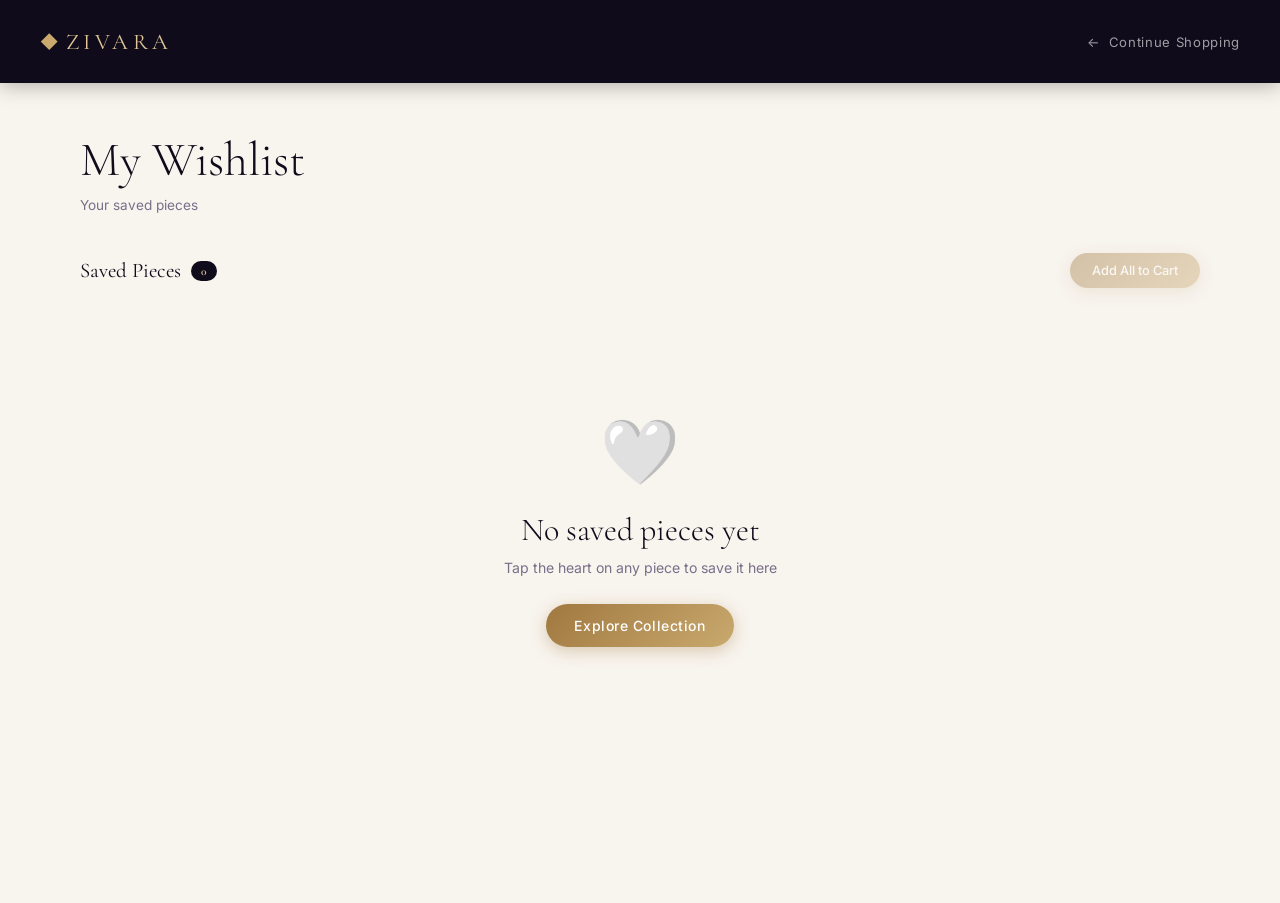
<file: wishlist.html>
<!DOCTYPE html>
<html lang="en">
<head>
  <meta charset="UTF-8" />
  <meta name="viewport" content="width=device-width, initial-scale=1.0" />
  <title>Zivara | Wishlist</title>
  <link rel="preconnect" href="https://fonts.googleapis.com">
  <link rel="preconnect" href="https://fonts.gstatic.com" crossorigin>
  <link href="https://fonts.googleapis.com/css2?family=Cormorant+Garamond:ital,wght@0,300;0,400;0,600;1,300;1,400&family=Inter:wght@300;400;500;600&display=swap" rel="stylesheet">
  <link rel="stylesheet" href="style.css" />
  <style>
    .page-header {
      background: var(--ink);
      padding: 28px 40px;
      display: flex;
      align-items: center;
      justify-content: space-between;
      position: sticky;
      top: 0;
      z-index: 100;
      box-shadow: 0 2px 20px rgba(0,0,0,0.3);
    }
    .page-header .logo-link { display:flex; align-items:center; gap:8px; text-decoration:none; }
    .page-header .logo-gem  { color: var(--gold); font-size: 1.1rem; }
    .page-header .logo-text { font-family: var(--font-display); font-size:1.4rem; color: var(--gold-light); letter-spacing:0.2em; }
    .back-link {
      display: inline-flex; align-items: center; gap: 8px;
      color: rgba(255,255,255,0.6); font-size:0.82rem; letter-spacing:0.05em;
      text-decoration:none; transition: color var(--transition);
    }
    .back-link:hover { color: var(--gold-light); }
    .wishlist-page {
      min-height: calc(100vh - 80px);
      background: var(--surface);
      padding: 48px 40px;
      max-width: 1200px;
      margin: 0 auto;
    }
    .wishlist-page-title {
      font-family: var(--font-display);
      font-size: clamp(2rem, 4vw, 3rem);
      font-weight: 300; color: var(--ink);
      margin-bottom: 8px;
    }
    .wishlist-page-subtitle {
      font-size: 0.85rem; color: var(--muted);
      margin-bottom: 40px;
    }
    .wishlist-topbar {
      display: flex; align-items: center;
      justify-content: space-between;
      margin-bottom: 24px;
      flex-wrap: wrap; gap: 12px;
    }
    .wishlist-topbar h3 {
      font-family: var(--font-display);
      font-size: 1.3rem; font-weight: 400;
      display: flex; align-items: center; gap: 10px;
    }
    .wish-pill {
      background: var(--ink); color: var(--gold-light);
      font-size: 0.72rem; font-weight: 600;
      padding: 3px 10px; border-radius: 20px;
    }
    .add-all-btn {
      padding: 10px 22px;
      background: linear-gradient(135deg, var(--gold-dark), var(--gold));
      color: white; border:none; border-radius:50px;
      font-size:0.8rem; font-weight:500;
      cursor:pointer; transition: all var(--transition);
      box-shadow: 0 4px 14px rgba(160,120,64,0.3);
    }
    .add-all-btn:hover { transform:translateY(-1px); box-shadow:0 6px 20px rgba(160,120,64,0.4); }
    .add-all-btn:disabled { opacity:0.4; cursor:not-allowed; transform:none; }
    .wishlist-grid {
      display: grid;
      grid-template-columns: repeat(auto-fill, minmax(260px, 1fr));
      gap: 24px;
    }
    .wish-card {
      background: white;
      border-radius: var(--radius);
      border: 1px solid var(--border);
      overflow: hidden;
      transition: transform var(--transition), box-shadow var(--transition);
      animation: cardIn 0.4s ease both;
      position: relative;
    }
    .wish-card:hover { transform: translateY(-4px); box-shadow: 0 12px 40px rgba(0,0,0,0.12); }
    @keyframes cardIn { from{opacity:0;transform:translateY(16px)} to{opacity:1;transform:none} }
    .wish-card-img {
      width:100%; aspect-ratio:1/1;
      background: #f8f4ee;
      overflow: hidden;
      position: relative;
    }
    .wish-card-img img {
      width:100%; height:100%; object-fit:cover;
      transition: transform 0.5s ease;
    }
    .wish-card:hover .wish-card-img img { transform: scale(1.05); }
    .remove-wish-btn {
      position: absolute; top:10px; right:10px;
      width:32px; height:32px;
      background:white; border:none; border-radius:50%;
      font-size:0.9rem;
      display:flex; align-items:center; justify-content:center;
      box-shadow: 0 2px 8px rgba(0,0,0,0.12);
      cursor:pointer; transition: all var(--transition);
      z-index:2; color:#c95050;
    }
    .remove-wish-btn:hover { background:#fff0f0; transform:scale(1.1); }
    .wish-card-body { padding: 18px; }
    .wish-card-tag {
      font-size:0.65rem; font-weight:500;
      letter-spacing:0.12em; text-transform:uppercase;
      color: var(--gold); margin-bottom:4px;
    }
    .wish-card-name {
      font-family: var(--font-display);
      font-size:1.1rem; font-weight:400;
      color: var(--ink); margin-bottom:4px;
    }
    .wish-card-desc {
      font-size:0.78rem; color: var(--muted);
      line-height:1.5; margin-bottom:14px;
    }
    .wish-card-price {
      font-family: var(--font-display);
      font-size:1.25rem; font-weight:600;
      color: var(--gold-dark); margin-bottom:14px;
    }
    .wish-card-actions { display:flex; gap:8px; }
    .wish-add-btn {
      flex:1; padding:10px;
      background: var(--ink); color: var(--gold-light);
      border:none; border-radius:50px;
      font-size:0.8rem; font-weight:500;
      cursor:pointer; transition: all var(--transition);
    }
    .wish-add-btn:hover { background: var(--ink-soft); }
    .wish-add-btn.added {
      background: linear-gradient(135deg, var(--gold-dark), var(--gold));
      color: white;
    }
    .wish-empty {
      text-align:center; padding:100px 40px;
    }
    .wish-empty-icon { font-size:4rem; margin-bottom:20px; }
    .wish-empty-title {
      font-family: var(--font-display);
      font-size:2rem; font-weight:300;
      color: var(--ink); margin-bottom:10px;
    }
    .wish-empty-sub { font-size:0.88rem; color:var(--muted); margin-bottom:28px; }
    .page-toast {
      position:fixed; bottom:28px; left:50%;
      transform:translateX(-50%) translateY(20px);
      background: var(--ink); color: var(--gold-light);
      padding:12px 24px; border-radius:50px;
      font-size:0.85rem; opacity:0;
      transition: all 0.3s ease;
      z-index:999; white-space:nowrap; pointer-events:none;
    }
    .page-toast.show { opacity:1; transform:translateX(-50%) translateY(0); }
    @media (max-width:900px) {
      .wishlist-page { padding:32px 20px; }
      .page-header { padding:20px; }
    }
    @media (max-width:500px) {
      .wishlist-grid { grid-template-columns:1fr 1fr; gap:12px; }
      .wish-card-body { padding:12px; }
    }
  </style>
</head>
<body>
  <div id="page-toast" class="page-toast"></div>
  <header class="page-header">
    <a href="index.html" class="logo-link">
      <span class="logo-gem">◆</span>
      <span class="logo-text">ZIVARA</span>
    </a>
    <a href="index.html" class="back-link">
      <span>←</span> Continue Shopping
    </a>
  </header>
  <main style="background:var(--surface); min-height:calc(100vh - 80px);">
    <div class="wishlist-page">
      <h1 class="wishlist-page-title">My Wishlist</h1>
      <p class="wishlist-page-subtitle" id="wish-subtitle">Your saved pieces</p>
      <div class="wishlist-topbar" id="wish-topbar">
        <h3>
          Saved Pieces
          <span class="wish-pill" id="wish-pill">0</span>
        </h3>
        <button class="add-all-btn" id="add-all-btn" onclick="addAllToCart()" disabled>
          Add All to Cart
        </button>
      </div>
      <div class="wishlist-grid" id="wishlist-grid"></div>
      <div class="wish-empty hidden" id="wish-empty">
        <div class="wish-empty-icon">🤍</div>
        <h3 class="wish-empty-title">No saved pieces yet</h3>
        <p class="wish-empty-sub">Tap the heart on any piece to save it here</p>
        <a href="index.html" class="btn-primary">Explore Collection</a>
      </div>
    </div>
  </main>
  <script>
    const PRODUCTS = [
      {id:1,name:'Diamond Solitaire Pendant',price:4999,desc:'Elegant solitaire diamond pendant for special moments.',img:'https://images.unsplash.com/photo-1599643478518-a784e5dc4c8f?w=600&q=80&fit=crop',tags:['pendant','diamond']},
      {id:2,name:'Heart × Bow Pendant',price:5299,desc:'A whimsical blend of romance and playfulness.',img:'https://images.unsplash.com/photo-1611591437281-460bfbe1220a?w=600&q=80&fit=crop',tags:['pendant']},
      {id:3,name:'Butterfly Pendant',price:2299,desc:'Delicate butterfly pendant for effortless elegance.',img:'https://images.unsplash.com/photo-1610694955371-d4a3e0ce4b52?w=600&q=80&fit=crop',tags:['pendant']},
      {id:4,name:'Sapphire Drop Pendant',price:5299,desc:'Deep blue sapphire set in lustrous white gold.',img:'https://images.unsplash.com/photo-1515562141207-7a88fb7ce338?w=600&q=80&fit=crop',tags:['pendant','diamond']},
      {id:5,name:'Heart Diamond Pendant',price:5299,desc:'A heart of diamonds — wear your love every day.',img:'https://images.unsplash.com/photo-1573408301185-9519f94b5bff?w=600&q=80&fit=crop',tags:['pendant','diamond']},
      {id:6,name:'Classic Solitaire Pendant',price:7299,desc:'Timeless solitaire diamond pendant, forever in style.',img:'https://images.unsplash.com/photo-1605100804763-247f67b3557e?w=600&q=80&fit=crop',tags:['pendant','diamond']},
      {id:7,name:'Bow Charm Pendant',price:2299,desc:'Sweet bow pendant that adds a touch of charm.',img:'https://images.unsplash.com/photo-1535632066927-ab7c9ab60908?w=600&q=80&fit=crop',tags:['pendant']},
      {id:8,name:'Floral Diamond Pendant',price:6499,desc:'Blooming flower design with clustered diamonds.',img:'https://images.unsplash.com/photo-1506630448388-4e683c67ddb0?w=600&q=80&fit=crop',tags:['pendant','diamond']},
      {id:9,name:'Star Pendant',price:1899,desc:'Minimalist star pendant in polished gold.',img:'https://images.unsplash.com/photo-1596944924616-7b38e7cfac36?w=600&q=80&fit=crop',tags:['pendant']},
      {id:10,name:'Moon & Star Pendant',price:2799,desc:'Celestial moon and star duo on a fine chain.',img:'https://images.unsplash.com/photo-1617038260897-41a1f14a8ca0?w=600&q=80&fit=crop',tags:['pendant']},
      {id:11,name:'Teardrop Crystal Pendant',price:3499,desc:'Teardrop crystal pendant with subtle shimmer.',img:'https://images.unsplash.com/photo-1629224316810-9d8805b95e76?w=600&q=80&fit=crop',tags:['pendant','diamond']},
      {id:12,name:'Rose Gold Heart Pendant',price:4199,desc:'Open heart pendant in warm rose gold.',img:'https://images.unsplash.com/photo-1584302179602-e4c3d3fd629d?w=600&q=80&fit=crop',tags:['pendant']},
      {id:13,name:'Infinity Diamond Pendant',price:5899,desc:'Infinity loop studded with brilliant-cut diamonds.',img:'https://images.unsplash.com/photo-1602173574767-37ac01994b2a?w=600&q=80&fit=crop',tags:['pendant','diamond']},
      {id:14,name:'Evil Eye Pendant',price:1999,desc:'Protective evil eye charm in gold and enamel.',img:'https://images.unsplash.com/photo-1630350020038-c3a6e3af39b5?w=600&q=80&fit=crop',tags:['pendant']},
      {id:15,name:'Oval Emerald Pendant',price:6799,desc:'Vivid green emerald in a classic oval setting.',img:'https://images.unsplash.com/photo-1586717791821-3f44a563fa4c?w=600&q=80&fit=crop',tags:['pendant','diamond']},
      {id:16,name:'Diamond Swan Necklace',price:3499,desc:'Sleek and graceful neck chain.',img:'https://images.unsplash.com/photo-1599643477877-530eb83abc8e?w=600&q=80&fit=crop',tags:['necklace','diamond']},
      {id:17,name:'Layered Gold Necklace',price:3299,desc:'Multi-layer necklace for a curated look.',img:'https://images.unsplash.com/photo-1603561591411-07134e71a2a9?w=600&q=80&fit=crop',tags:['necklace']},
      {id:18,name:'Marine Wave Necklace',price:2299,desc:'Ocean-inspired necklace.',img:'https://images.unsplash.com/photo-1614793745253-6c20f8c53b1f?w=600&q=80&fit=crop',tags:['necklace']},
      {id:19,name:'Pearl Strand Necklace',price:4599,desc:'Lustrous freshwater pearl strand.',img:'https://images.unsplash.com/photo-1611591437281-460bfbe1220a?w=600&q=80&fit=crop',tags:['necklace']},
      {id:20,name:'Diamond Tennis Necklace',price:12999,desc:'Continuous row of brilliant diamonds.',img:'https://images.unsplash.com/photo-1599643478518-a784e5dc4c8f?w=600&q=80&fit=crop',tags:['necklace','diamond']},
      {id:21,name:'Choker Gold Chain',price:1799,desc:'Sleek choker-length gold chain.',img:'https://images.unsplash.com/photo-1573408301185-9519f94b5bff?w=600&q=80&fit=crop',tags:['necklace']},
      {id:22,name:'Beaded Gemstone Necklace',price:2899,desc:'Colourful semi-precious gemstones.',img:'https://images.unsplash.com/photo-1606760227091-3dd870d97f1d?w=600&q=80&fit=crop',tags:['necklace']},
      {id:23,name:'Chain-Link Statement Necklace',price:3899,desc:'Bold chain-link design.',img:'https://images.unsplash.com/photo-1617038260897-41a1f14a8ca0?w=600&q=80&fit=crop',tags:['necklace']},
      {id:24,name:'Vintage Locket Necklace',price:2599,desc:'Gold locket with floral engravings.',img:'https://images.unsplash.com/photo-1584302179602-e4c3d3fd629d?w=600&q=80&fit=crop',tags:['necklace']},
      {id:25,name:'Ruby Collar Necklace',price:8499,desc:'Deep red rubies in a regal collar.',img:'https://images.unsplash.com/photo-1515562141207-7a88fb7ce338?w=600&q=80&fit=crop',tags:['necklace','diamond']},
      {id:26,name:'Clover Diamond Pendant',price:4799,desc:'Four-leaf clover set with diamonds.',img:'https://images.unsplash.com/photo-1605100804763-247f67b3557e?w=600&q=80&fit=crop',tags:['pendant','diamond']},
      {id:27,name:'Sun Burst Pendant',price:3199,desc:'Radiant sun-burst pendant in gold.',img:'https://images.unsplash.com/photo-1596944924616-7b38e7cfac36?w=600&q=80&fit=crop',tags:['pendant']},
      {id:28,name:'Crescent Moon Pendant',price:2499,desc:'Slim crescent moon with a diamond.',img:'https://images.unsplash.com/photo-1629224316810-9d8805b95e76?w=600&q=80&fit=crop',tags:['pendant','diamond']},
      {id:29,name:'Feather Pendant',price:1699,desc:'Lightweight feather pendant.',img:'https://images.unsplash.com/photo-1602173574767-37ac01994b2a?w=600&q=80&fit=crop',tags:['pendant']},
      {id:30,name:'Hummingbird Pendant',price:3699,desc:'Intricate hummingbird with enamel.',img:'https://images.unsplash.com/photo-1630350020038-c3a6e3af39b5?w=600&q=80&fit=crop',tags:['pendant']},
      {id:31,name:'Initial Letter Pendant',price:1499,desc:'Personalised initial pendant.',img:'https://images.unsplash.com/photo-1586717791821-3f44a563fa4c?w=600&q=80&fit=crop',tags:['pendant']},
      {id:32,name:'Hamsa Hand Pendant',price:2299,desc:'Hamsa hand for protection.',img:'https://images.unsplash.com/photo-1535632066927-ab7c9ab60908?w=600&q=80&fit=crop',tags:['pendant']},
      {id:33,name:'Lotus Diamond Pendant',price:5699,desc:'Lotus flower with a diamond centre.',img:'https://images.unsplash.com/photo-1506630448388-4e683c67ddb0?w=600&q=80&fit=crop',tags:['pendant','diamond']},
      {id:34,name:'Crown Pendant',price:3999,desc:'Dainty crown pendant.',img:'https://images.unsplash.com/photo-1610694955371-d4a3e0ce4b52?w=600&q=80&fit=crop',tags:['pendant']},
      {id:35,name:'Cross Diamond Pendant',price:4399,desc:'Classic cross with pavé diamonds.',img:'https://images.unsplash.com/photo-1611591437281-460bfbe1220a?w=600&q=80&fit=crop',tags:['pendant','diamond']},
      {id:36,name:'Twisted Gold Necklace',price:2199,desc:'Twisted rope-style gold chain.',img:'https://images.unsplash.com/photo-1599643477877-530eb83abc8e?w=600&q=80&fit=crop',tags:['necklace']},
      {id:37,name:'Coin Charm Necklace',price:1999,desc:'Engraved gold coin charm.',img:'https://images.unsplash.com/photo-1603561591411-07134e71a2a9?w=600&q=80&fit=crop',tags:['necklace']},
      {id:38,name:'Amethyst Necklace',price:3799,desc:'Vivid purple amethyst on gold.',img:'https://images.unsplash.com/photo-1573408301185-9519f94b5bff?w=600&q=80&fit=crop',tags:['necklace']},
      {id:39,name:'Bar Necklace',price:1499,desc:'Sleek gold bar necklace.',img:'https://images.unsplash.com/photo-1614793745253-6c20f8c53b1f?w=600&q=80&fit=crop',tags:['necklace']},
      {id:40,name:'Y-Drop Necklace',price:2799,desc:'Long Y-drop necklace.',img:'https://images.unsplash.com/photo-1606760227091-3dd870d97f1d?w=600&q=80&fit=crop',tags:['necklace']},
      {id:41,name:'Pear-Cut Diamond Pendant',price:9999,desc:'Stunning pear-cut diamond.',img:'https://images.unsplash.com/photo-1605100804763-247f67b3557e?w=600&q=80&fit=crop',tags:['pendant','diamond']},
      {id:42,name:'Halo Diamond Pendant',price:8799,desc:'Round diamond with a halo.',img:'https://images.unsplash.com/photo-1599643478518-a784e5dc4c8f?w=600&q=80&fit=crop',tags:['pendant','diamond']},
      {id:43,name:'Marquise Diamond Necklace',price:11499,desc:'Marquise-cut diamond on platinum.',img:'https://images.unsplash.com/photo-1515562141207-7a88fb7ce338?w=600&q=80&fit=crop',tags:['necklace','diamond']},
      {id:44,name:'Baguette Diamond Necklace',price:7999,desc:'Baguette diamonds in a bar.',img:'https://images.unsplash.com/photo-1584302179602-e4c3d3fd629d?w=600&q=80&fit=crop',tags:['necklace','diamond']},
      {id:45,name:'Princess-Cut Pendant',price:8299,desc:'Princess-cut diamond in bezel.',img:'https://images.unsplash.com/photo-1596944924616-7b38e7cfac36?w=600&q=80&fit=crop',tags:['pendant','diamond']},
      {id:46,name:'Delicate Chain Pendant',price:1299,desc:'Ultra-fine chain with diamond.',img:'https://images.unsplash.com/photo-1629224316810-9d8805b95e76?w=600&q=80&fit=crop',tags:['pendant','necklace']},
      {id:47,name:'Gold Bead Necklace',price:1599,desc:'Simple gold bead necklace.',img:'https://images.unsplash.com/photo-1617038260897-41a1f14a8ca0?w=600&q=80&fit=crop',tags:['necklace']},
      {id:48,name:'Tiny Star Pendant',price:999,desc:'Dainty star pendant.',img:'https://images.unsplash.com/photo-1603561591411-07134e71a2a9?w=600&q=80&fit=crop',tags:['pendant']},
      {id:49,name:'Simple Circle Pendant',price:1199,desc:'Circle pendant for eternity.',img:'https://images.unsplash.com/photo-1630350020038-c3a6e3af39b5?w=600&q=80&fit=crop',tags:['pendant']},
      {id:50,name:'Thin Herringbone Necklace',price:2499,desc:'Trendy flat herringbone chain.',img:'https://images.unsplash.com/photo-1606760227091-3dd870d97f1d?w=600&q=80&fit=crop',tags:['necklace']}
    ];
    const store = {
      get: (k) => { try { return JSON.parse(localStorage.getItem(k)); } catch(e) { return null; } },
      set: (k,v) => localStorage.setItem(k, JSON.stringify(v)),
    };
    const currentUser = store.get('zivara_session');
    const userKey = (s) => `zivara_${currentUser?.email || 'guest'}_${s}`;
    let wishlist = store.get(userKey('wishlist')) || [];
    let cart     = store.get(userKey('cart'))     || [];
    function fmt(n) { return '₹' + n.toLocaleString('en-IN'); }
    function render() {
      const grid    = document.getElementById('wishlist-grid');
      const empty   = document.getElementById('wish-empty');
      const pill    = document.getElementById('wish-pill');
      const sub     = document.getElementById('wish-subtitle');
      const addAll  = document.getElementById('add-all-btn');
      pill.textContent = wishlist.length;
      sub.textContent  = wishlist.length
        ? wishlist.length + ' piece' + (wishlist.length > 1 ? 's' : '') + ' saved'
        : 'Your saved pieces';
      addAll.disabled  = wishlist.length === 0;
      if (!wishlist.length) {
        grid.innerHTML = '';
        empty.classList.remove('hidden');
        return;
      }
      empty.classList.add('hidden');
      grid.innerHTML = wishlist.map((id, i) => {
        const p = PRODUCTS.find(x => x.id === id);
        if (!p) return '';
        const inCart = cart.some(c => c.productId === id);
        const tag    = p.tags[0].charAt(0).toUpperCase() + p.tags[0].slice(1);
        return `
          <div class="wish-card" style="animation-delay:${i*60}ms">
            <div class="wish-card-img">
              <img src="${p.img}" alt="${p.name}"
                onerror="this.parentElement.innerHTML='💎'"/>
              <button class="remove-wish-btn" onclick="removeFromWishlist(${p.id})" title="Remove">✕</button>
            </div>
            <div class="wish-card-body">
              <p class="wish-card-tag">${tag}</p>
              <h4 class="wish-card-name">${p.name}</h4>
              <p class="wish-card-desc">${p.desc}</p>
              <p class="wish-card-price">${fmt(p.price)}</p>
              <div class="wish-card-actions">
                <button class="wish-add-btn ${inCart ? 'added' : ''}"
                  id="wish-add-${p.id}"
                  onclick="addToCart(${p.id})">
                  ${inCart ? '✓ In Cart' : 'Add to Cart'}
                </button>
              </div>
            </div>
          </div>`;
      }).join('');
    }
    function removeFromWishlist(id) {
      wishlist = wishlist.filter(x => x !== id);
      store.set(userKey('wishlist'), wishlist);
      render();
      showToast('Removed from wishlist.');
    }
    function addToCart(id) {
      if (!currentUser) {
        showToast('Please sign in on the main page first.');
        return;
      }
      const idx = cart.findIndex(c => c.productId === id);
      idx >= 0 ? cart[idx].qty++ : cart.push({ productId: id, qty: 1 });
      store.set(userKey('cart'), cart);
      const btn = document.getElementById('wish-add-' + id);
      if (btn) { btn.textContent = '✓ In Cart'; btn.classList.add('added'); }
      const p = PRODUCTS.find(x => x.id === id);
      showToast(`${p.name} added to cart! 🛍`);
    }
    function addAllToCart() {
      if (!currentUser) {
        showToast('Please sign in on the main page first.');
        return;
      }
      wishlist.forEach(id => {
        const idx = cart.findIndex(c => c.productId === id);
        idx >= 0 ? cart[idx].qty++ : cart.push({ productId: id, qty: 1 });
      });
      store.set(userKey('cart'), cart);
      render();
      showToast('All items added to cart! 🛍');
    }
    let toastTimer;
    function showToast(msg) {
      const t = document.getElementById('page-toast');
      t.textContent = msg; t.classList.add('show');
      clearTimeout(toastTimer);
      toastTimer = setTimeout(() => t.classList.remove('show'), 2800);
    }
    render();
  </script>
</body>
</html>
</file>
<file: style.css>
:root {
  --gold:         #c9a96e;
  --gold-light:   #e2c898;
  --gold-dark:    #a07840;
  --ink:          #0f0b1a;
  --ink-mid:      #1e1730;
  --ink-soft:     #2e2548;
  --surface:      #f8f4ee;
  --surface-alt:  #fffdf9;
  --muted:        #7a6e8a;
  --border:       rgba(201,169,110,0.25);
  --shadow:       0 8px 40px rgba(0,0,0,0.18);
  --radius:       14px;
  --transition:   0.3s cubic-bezier(0.4,0,0.2,1);
  --font-display: 'Cormorant Garamond', Georgia, serif;
  --font-body:    'Inter', system-ui, sans-serif;
}

*, *::before, *::after { margin:0; padding:0; box-sizing:border-box; }
html { scroll-behavior: smooth; font-size: 16px; }
body { background: var(--surface); color: var(--ink); font-family: var(--font-body); overflow-x: hidden; }
a { text-decoration: none; color: inherit; }
button { cursor: pointer; border: none; background: none; font-family: inherit; }
input { font-family: inherit; }

/* ── LOADING SCREEN ── */
#loader {
  position: fixed; inset: 0; z-index: 9999;
  background: var(--ink);
  display: flex; align-items: center; justify-content: center;
  transition: opacity 0.6s ease, visibility 0.6s ease;
}
#loader.fade-out { opacity: 0; visibility: hidden; }

.loader-inner { text-align: center; }

.loader-gem {
  width: 60px; height: 60px;
  animation: gemSpin 1.8s ease-in-out infinite;
}
@keyframes gemSpin {
  0%   { transform: rotate(0deg) scale(1); }
  50%  { transform: rotate(180deg) scale(1.15); }
  100% { transform: rotate(360deg) scale(1); }
}

.loader-brand {
  font-family: var(--font-display);
  font-size: 2rem;
  font-weight: 300;
  letter-spacing: 0.5em;
  color: var(--gold);
  margin-top: 16px;
  animation: pulse 1.8s ease-in-out infinite;
}
@keyframes pulse { 0%,100%{opacity:1} 50%{opacity:0.5} }

/* ── MODAL OVERLAY ── */
.modal-overlay {
  position: fixed; inset: 0; z-index: 1000;
  background: rgba(10,6,22,0.7);
  backdrop-filter: blur(6px);
  display: flex; align-items: center; justify-content: center;
  animation: overlayIn 0.3s ease;
}
.modal-overlay.hidden { display: none; }
@keyframes overlayIn { from{opacity:0} to{opacity:1} }

.modal-close {
  position: absolute; top: 18px; right: 18px;
  font-size: 1.1rem; color: var(--muted);
  transition: color var(--transition);
  z-index: 2;
  background: none; border: none; cursor: pointer;
}
.modal-close:hover { color: var(--ink); }

/* ── AUTH MODAL ── */
.auth-modal {
  background: var(--surface-alt);
  border-radius: 20px;
  padding: 40px;
  width: 100%; max-width: 420px;
  position: relative;
  animation: modalSlideUp 0.4s cubic-bezier(0.34,1.56,0.64,1);
  box-shadow: 0 24px 80px rgba(0,0,0,0.35);
}
@keyframes modalSlideUp {
  from { transform: translateY(40px); opacity: 0; }
  to   { transform: translateY(0);    opacity: 1; }
}

.auth-tabs {
  display: flex; gap: 4px;
  background: #f0ebe2;
  border-radius: 10px;
  padding: 4px;
  margin-bottom: 28px;
}
.auth-tab {
  flex: 1; padding: 9px;
  border-radius: 7px;
  font-size: 0.85rem; font-weight: 500;
  color: var(--muted);
  transition: all var(--transition);
}
.auth-tab.active {
  background: white;
  color: var(--ink);
  box-shadow: 0 2px 8px rgba(0,0,0,0.1);
}

.auth-header h2 {
  font-family: var(--font-display);
  font-size: 1.8rem; font-weight: 400;
  margin-bottom: 4px;
}
.auth-header p { font-size: 0.875rem; color: var(--muted); margin-bottom: 24px; }

.form-group { margin-bottom: 16px; }
.form-group label {
  display: block; font-size: 0.78rem;
  font-weight: 500; letter-spacing: 0.05em;
  text-transform: uppercase; color: var(--muted);
  margin-bottom: 6px;
}
.form-group input {
  width: 100%; padding: 12px 14px;
  border: 1.5px solid #e8e0d4;
  border-radius: 10px;
  font-size: 0.9rem;
  color: var(--ink);
  background: white;
  transition: border-color var(--transition), box-shadow var(--transition);
  outline: none;
}
.form-group input:focus {
  border-color: var(--gold);
  box-shadow: 0 0 0 3px rgba(201,169,110,0.15);
}

.auth-error {
  font-size: 0.8rem; color: #d04a4a;
  margin-bottom: 12px;
  padding: 8px 12px;
  background: #fdf0f0;
  border-radius: 8px;
}
.auth-error.hidden { display: none; }

.auth-switch {
  text-align: center;
  font-size: 0.82rem; color: var(--muted);
  margin-top: 16px;
}
.auth-switch span { color: var(--gold-dark); cursor: pointer; font-weight: 500; }
.auth-switch span:hover { text-decoration: underline; }

.auth-form.hidden { display: none; }

/* ── BUTTONS ── */
.btn-primary {
  display: inline-flex; align-items: center; justify-content: center;
  padding: 13px 28px;
  background: linear-gradient(135deg, var(--gold-dark) 0%, var(--gold) 100%);
  color: white;
  border-radius: 50px;
  font-size: 0.875rem; font-weight: 500;
  letter-spacing: 0.04em;
  transition: all var(--transition);
  border: none; cursor: pointer;
  box-shadow: 0 4px 16px rgba(160,120,64,0.35);
  white-space: nowrap;
}
.btn-primary:hover {
  transform: translateY(-2px);
  box-shadow: 0 8px 24px rgba(160,120,64,0.45);
}
.btn-primary:active { transform: translateY(0); }
.btn-primary.full { width: 100%; }

.btn-ghost {
  display: inline-flex; align-items: center; justify-content: center;
  padding: 11px 24px;
  background: transparent;
  border: 1.5px solid var(--border);
  color: var(--ink);
  border-radius: 50px;
  font-size: 0.85rem; font-weight: 500;
  transition: all var(--transition);
  cursor: pointer;
}
.btn-ghost:hover { border-color: var(--gold); color: var(--gold-dark); }
.btn-ghost.full { width: 100%; margin-top: 8px; }

/* ── CART / WISHLIST DRAWER ── */
.cart-drawer {
  position: fixed; top: 0; right: 0;
  height: 100vh; width: 100%; max-width: 420px;
  background: var(--surface-alt);
  box-shadow: -8px 0 40px rgba(0,0,0,0.2);
  display: flex; flex-direction: column;
  animation: drawerSlide 0.38s cubic-bezier(0.34,1.3,0.64,1);
  z-index: 1001;
}
@keyframes drawerSlide {
  from { transform: translateX(100%); }
  to   { transform: translateX(0); }
}

.drawer-header {
  display: flex; align-items: center; justify-content: space-between;
  padding: 24px 24px 16px;
  border-bottom: 1px solid var(--border);
  position: relative;
}
.drawer-header h3 {
  font-family: var(--font-display);
  font-size: 1.5rem; font-weight: 400;
}
.drawer-header span {
  display: inline-flex; align-items: center; justify-content: center;
  width: 22px; height: 22px;
  background: var(--gold);
  color: white; border-radius: 50%;
  font-size: 0.7rem; font-weight: 600;
  margin-left: 8px;
}

.cart-items { flex: 1; overflow-y: auto; padding: 16px 24px; }
.cart-items::-webkit-scrollbar { width: 4px; }
.cart-items::-webkit-scrollbar-thumb { background: var(--border); border-radius: 4px; }

.cart-item {
  display: flex; gap: 12px; align-items: flex-start;
  padding: 14px 0;
  border-bottom: 1px solid var(--border);
  animation: itemIn 0.3s ease;
}
@keyframes itemIn { from{opacity:0;transform:translateX(10px)} to{opacity:1;transform:none} }

.cart-item-img {
  width: 72px; height: 72px;
  border-radius: 10px;
  object-fit: cover;
  background: #f0ebe2;
  flex-shrink: 0;
  display: flex; align-items: center; justify-content: center;
  font-size: 1.8rem;
}
.cart-item-img img { width: 100%; height: 100%; object-fit: cover; border-radius: 10px; }

.cart-item-info { flex: 1; }
.cart-item-name { font-size: 0.9rem; font-weight: 500; margin-bottom: 4px; }
.cart-item-price { font-size: 0.85rem; color: var(--gold-dark); font-weight: 600; }

.qty-controls {
  display: flex; align-items: center; gap: 8px;
  margin-top: 8px;
}
.qty-btn {
  width: 26px; height: 26px;
  border: 1.5px solid var(--border);
  border-radius: 50%;
  display: flex; align-items: center; justify-content: center;
  font-size: 0.9rem; color: var(--ink);
  transition: all var(--transition);
}
.qty-btn:hover { border-color: var(--gold); color: var(--gold-dark); }
.qty-val { font-size: 0.85rem; font-weight: 500; min-width: 16px; text-align: center; }

.cart-item-remove {
  font-size: 0.75rem; color: var(--muted);
  padding: 4px;
  transition: color var(--transition);
}
.cart-item-remove:hover { color: #d04a4a; }

.cart-footer {
  padding: 16px 24px 24px;
  border-top: 1px solid var(--border);
}
.cart-footer.hidden { display: none; }

.cart-total-row {
  display: flex; justify-content: space-between; align-items: center;
  margin-bottom: 16px;
  font-size: 0.9rem;
}
.cart-total-row span:last-child {
  font-family: var(--font-display);
  font-size: 1.3rem;
  color: var(--gold-dark); font-weight: 600;
}

.cart-empty {
  display: flex; flex-direction: column;
  align-items: center; justify-content: center;
  gap: 12px; flex: 1;
  padding: 40px 24px;
  text-align: center;
}
.cart-empty .empty-icon { font-size: 3rem; }
.cart-empty p { color: var(--muted); font-size: 0.9rem; }
.cart-empty.hidden { display: none; }

/* ── PROFILE MODAL ── */
.profile-modal {
  background: var(--surface-alt);
  border-radius: 20px;
  padding: 40px;
  width: 100%; max-width: 480px;
  position: relative;
  animation: modalSlideUp 0.4s cubic-bezier(0.34,1.56,0.64,1);
  box-shadow: 0 24px 80px rgba(0,0,0,0.35);
  max-height: 80vh; overflow-y: auto;
}

.profile-tabs {
  display: flex; gap: 4px;
  background: #f0ebe2;
  border-radius: 10px;
  padding: 4px;
  margin-bottom: 28px;
}
.profile-tab {
  flex: 1; padding: 9px;
  border-radius: 7px;
  font-size: 0.85rem; font-weight: 500;
  color: var(--muted);
  transition: all var(--transition);
}
.profile-tab.active {
  background: white;
  color: var(--ink);
  box-shadow: 0 2px 8px rgba(0,0,0,0.1);
}

.profile-content { text-align: center; }
.profile-content.hidden { display: none; }

.profile-avatar {
  width: 72px; height: 72px;
  border-radius: 50%;
  background: linear-gradient(135deg, var(--gold-dark), var(--gold));
  display: flex; align-items: center; justify-content: center;
  font-family: var(--font-display);
  font-size: 2rem; color: white;
  margin: 0 auto 16px;
}
.profile-content h2 {
  font-family: var(--font-display);
  font-size: 1.6rem; font-weight: 400; margin-bottom: 4px;
}
.profile-email-text { color: var(--muted); font-size: 0.85rem; margin-bottom: 24px; }

.orders-title {
  font-family: var(--font-display);
  font-size: 1.4rem; font-weight: 400;
  margin-bottom: 16px; text-align: left;
}

.order-card {
  background: white;
  border: 1px solid var(--border);
  border-radius: 12px;
  padding: 16px;
  margin-bottom: 12px;
  text-align: left;
  animation: itemIn 0.3s ease;
}
.order-card-header {
  display: flex; justify-content: space-between; align-items: center;
  margin-bottom: 8px;
}
.order-id { font-size: 0.75rem; color: var(--muted); }
.order-date { font-size: 0.75rem; color: var(--muted); }
.order-item-name { font-size: 0.875rem; font-weight: 500; margin-bottom: 2px; }
.order-item-price { font-size: 0.82rem; color: var(--gold-dark); }
.order-total {
  font-weight: 600; font-size: 0.9rem; margin-top: 8px;
  padding-top: 8px; border-top: 1px dashed var(--border);
}
.order-status {
  display: inline-block;
  font-size: 0.7rem; padding: 2px 10px;
  border-radius: 20px; font-weight: 500;
  background: #e8f5e9; color: #2e7d32;
}
.no-orders { color: var(--muted); font-size: 0.875rem; text-align: center; padding: 24px; }

/* ── TOAST ── */
.toast {
  position: fixed; bottom: 28px; left: 50%;
  transform: translateX(-50%) translateY(20px);
  background: var(--ink-mid);
  color: white; font-size: 0.875rem;
  padding: 12px 24px;
  border-radius: 50px;
  z-index: 9999;
  box-shadow: 0 8px 24px rgba(0,0,0,0.3);
  transition: all 0.3s ease;
  white-space: nowrap;
}
.toast.show {
  transform: translateX(-50%) translateY(0);
  opacity: 1;
}
.toast.hidden { opacity: 0; pointer-events: none; }

#main-header {
  position: sticky; top: 0; z-index: 900;
  display: flex; align-items: center;
  justify-content: space-between;
  padding: 0 40px;
  height: 70px;
  background: rgba(248,244,238,0.92);
  backdrop-filter: blur(12px);
  border-bottom: 1px solid var(--border);
  transition: box-shadow var(--transition);
}
#main-header.scrolled {
  box-shadow: 0 4px 20px rgba(0,0,0,0.08);
}

.logo-link {
  display: flex; align-items: center; gap: 10px;
  text-decoration: none;
}
.logo-gem {
  color: var(--gold);
  font-size: 1.2rem;
  animation: sparkle 3s ease-in-out infinite;
}
@keyframes sparkle {
  0%,100% { text-shadow: 0 0 4px var(--gold); }
  50%      { text-shadow: 0 0 12px var(--gold), 0 0 24px var(--gold-light); }
}
.logo-text {
  font-family: var(--font-display);
  font-size: 1.6rem; font-weight: 400;
  letter-spacing: 0.22em; color: var(--ink);
}

.main-nav { display: flex; gap: 32px; }
.nav-link {
  font-size: 0.82rem; font-weight: 500;
  letter-spacing: 0.07em;
  text-transform: uppercase;
  color: var(--muted);
  position: relative;
  transition: color var(--transition);
}
.nav-link::after {
  content: '';
  position: absolute; bottom: -4px; left: 0;
  width: 0; height: 1.5px;
  background: var(--gold);
  transition: width var(--transition);
}
.nav-link:hover { color: var(--ink); }
.nav-link:hover::after { width: 100%; }

.header-actions { display: flex; align-items: center; gap: 12px; }

.search-wrap {
  position: relative;
  display: flex; align-items: center;
}
.search-wrap input {
  width: 220px; height: 38px;
  padding: 0 14px 0 36px;
  border: 1.5px solid var(--border);
  border-radius: 50px;
  font-size: 0.82rem; color: var(--ink);
  background: white;
  transition: all var(--transition);
  outline: none;
}
.search-wrap input:focus {
  border-color: var(--gold);
  width: 260px;
  box-shadow: 0 0 0 3px rgba(201,169,110,0.1);
}
.search-icon {
  position: absolute; left: 12px;
  font-size: 1rem; color: var(--muted);
  pointer-events: none;
}

.icon-btn {
  position: relative;
  width: 40px; height: 40px;
  display: flex; align-items: center; justify-content: center;
  border-radius: 50%;
  font-size: 1.1rem;
  transition: background var(--transition);
  background: none; border: none; cursor: pointer;
}
.icon-btn:hover { background: rgba(201,169,110,0.12); }

.icon-count {
  position: absolute; top: 2px; right: 2px;
  min-width: 16px; height: 16px;
  background: var(--gold);
  color: white; border-radius: 50%;
  font-size: 0.6rem; font-weight: 600;
  display: flex; align-items: center; justify-content: center;
  padding: 0 3px;
}
.icon-count:empty, .icon-count[data-count="0"] { display: none; }

.icon-heart { font-size: 1.15rem; }

.auth-trigger { font-size: 1rem; }

.mobile-menu-btn {
  display: none;
  font-size: 1.4rem; color: var(--ink);
  padding: 6px;
}

.mobile-nav {
  display: flex; flex-direction: column;
  background: var(--surface-alt);
  padding: 16px 24px;
  border-bottom: 1px solid var(--border);
  gap: 12px;
  animation: slideDown 0.2s ease;
}
.mobile-nav.hidden { display: none; }
.mobile-nav a {
  font-size: 0.9rem; font-weight: 500;
  color: var(--ink); padding: 8px 0;
  border-bottom: 1px solid var(--border);
}
@keyframes slideDown { from{opacity:0;transform:translateY(-10px)} to{opacity:1;transform:none} }

.hero {
  position: relative;
  height: calc(100vh - 70px);
  min-height: 560px;
  overflow: hidden;
}

.hero-slides { position: absolute; inset: 0; }

.hero-slide {
  position: absolute; inset: 0;
  background: var(--bg);
  display: flex; align-items: center;
  padding: 0 10%;
  opacity: 0;
  transition: opacity 0.8s ease;
  pointer-events: none;
}
.hero-slide.active { opacity: 1; pointer-events: auto; }

.hero-content { flex: 1; z-index: 2; }

.hero-eyebrow {
  display: inline-block;
  font-size: 0.72rem; font-weight: 500;
  letter-spacing: 0.2em; text-transform: uppercase;
  color: var(--gold);
  margin-bottom: 16px;
  animation: fadeInUp 0.8s ease 0.2s both;
}
.hero-slide.active .hero-eyebrow { animation: fadeInUp 0.8s ease 0.2s both; }
.hero-slide.active .hero-headline { animation: fadeInUp 0.8s ease 0.35s both; }
.hero-slide.active .hero-sub      { animation: fadeInUp 0.8s ease 0.5s both; }
.hero-slide.active .hero-cta      { animation: fadeInUp 0.8s ease 0.65s both; }

@keyframes fadeInUp {
  from { opacity:0; transform:translateY(30px); }
  to   { opacity:1; transform:none; }
}

.hero-headline {
  font-family: var(--font-display);
  font-size: clamp(3rem, 7vw, 6rem);
  font-weight: 300;
  color: var(--gold-light);
  line-height: 1.05;
  margin-bottom: 20px;
}
.hero-headline em {
  font-style: italic;
  color: white;
  font-weight: 300;
}

.hero-sub {
  font-size: 1rem; color: rgba(255,255,255,0.65);
  max-width: 380px; line-height: 1.6;
  margin-bottom: 32px;
}

.hero-cta { text-decoration: none; }

.hero-visual {
  flex: 1; position: relative;
  height: 100%;
  display: flex; align-items: center; justify-content: center;
}
.gem-float {
  position: absolute;
  font-size: 2.5rem; color: var(--gold);
  animation: float 4s ease-in-out infinite;
  opacity: 0.7;
  text-shadow: 0 0 20px rgba(201,169,110,0.5);
}
.gem1 { top: 20%; left: 20%; font-size: 3.5rem; animation-duration: 4.5s; }
.gem2 { top: 55%; left: 50%; font-size: 1.8rem; animation-duration: 3.8s; animation-delay: 0.7s; }
.gem3 { top: 30%; left: 65%; font-size: 2.2rem; animation-duration: 5s; animation-delay: 1.3s; }

@keyframes float {
  0%,100% { transform: translateY(0) rotate(0deg); }
  50%      { transform: translateY(-20px) rotate(15deg); }
}

.sparkle-ring {
  width: 260px; height: 260px;
  border: 1px solid rgba(201,169,110,0.3);
  border-radius: 50%;
  animation: expandFade 3s ease-in-out infinite;
  position: absolute;
}
@keyframes expandFade {
  0%   { transform:scale(0.8); opacity:0.6; }
  100% { transform:scale(1.4); opacity:0; }
}

.hero-dots {
  position: absolute; bottom: 32px; left: 50%;
  transform: translateX(-50%);
  display: flex; gap: 8px; z-index: 10;
}
.dot {
  width: 8px; height: 8px; border-radius: 50%;
  background: rgba(201,169,110,0.4);
  transition: all var(--transition);
}
.dot.active { background: var(--gold); transform: scale(1.3); }

.hero-arrow {
  position: absolute; top: 50%; z-index: 10;
  transform: translateY(-50%);
  width: 48px; height: 48px;
  border-radius: 50%;
  background: rgba(201,169,110,0.15);
  border: 1px solid rgba(201,169,110,0.3);
  color: var(--gold-light);
  font-size: 1.5rem;
  display: flex; align-items: center; justify-content: center;
  transition: all var(--transition);
}
.hero-arrow.left  { left: 24px; }
.hero-arrow.right { right: 24px; }
.hero-arrow:hover { background: rgba(201,169,110,0.3); }

.feature-strip {
  background: var(--ink);
  display: flex; align-items: center; justify-content: center;
  flex-wrap: wrap; gap: 0;
  padding: 0;
  overflow: hidden;
}
.feature-item {
  padding: 14px 32px;
  font-size: 0.75rem; font-weight: 500;
  letter-spacing: 0.1em; text-transform: uppercase;
  color: rgba(201,169,110,0.8);
  display: flex; align-items: center; gap: 8px;
  border-right: 1px solid rgba(201,169,110,0.15);
  transition: color var(--transition);
}
.feature-item:last-child { border-right: none; }
.feature-item:hover { color: var(--gold-light); }
.feature-item span { color: var(--gold); }

.filter-bar {
  padding: 60px 40px 32px;
  text-align: center;
}
.section-eyebrow {
  display: block;
  font-size: 0.75rem; font-weight: 500;
  letter-spacing: 0.2em; text-transform: uppercase;
  color: var(--gold);
  margin-bottom: 12px;
}
.section-title {
  font-family: var(--font-display);
  font-size: clamp(2rem, 4vw, 3rem);
  font-weight: 300;
  color: var(--ink);
  margin-bottom: 28px;
}

.filter-chips {
  display: flex; flex-wrap: wrap;
  gap: 8px; justify-content: center;
}
.chip {
  padding: 8px 20px;
  border-radius: 50px;
  border: 1.5px solid var(--border);
  font-size: 0.8rem; font-weight: 500;
  color: var(--muted);
  background: white;
  transition: all var(--transition);
}
.chip:hover { border-color: var(--gold); color: var(--gold-dark); }
.chip.active {
  background: var(--ink);
  border-color: var(--ink);
  color: var(--gold-light);
}

.products-grid {
  display: grid;
  grid-template-columns: repeat(auto-fill, minmax(260px, 1fr));
  gap: 28px;
  padding: 0 40px 60px;
}

.product-card {
  background: white;
  border-radius: var(--radius);
  overflow: hidden;
  border: 1px solid var(--border);
  transition: transform var(--transition), box-shadow var(--transition);
  position: relative;
  animation: cardIn 0.5s ease both;
}
.product-card:hover {
  transform: translateY(-6px);
  box-shadow: var(--shadow);
}

@keyframes cardIn {
  from { opacity:0; transform:translateY(20px); }
  to   { opacity:1; transform:none; }
}

.card-img-wrap {
  position: relative; overflow: hidden;
  aspect-ratio: 1 / 1;
  background: #f8f4ee;
}
.card-img-wrap img {
  width: 100%; height: 100%;
  object-fit: cover;
  transition: transform 0.6s ease;
}
.product-card:hover .card-img-wrap img {
  transform: scale(1.06);
}

.card-badge {
  position: absolute; top: 12px; left: 12px;
  background: var(--ink);
  color: var(--gold-light);
  font-size: 0.65rem; font-weight: 600;
  letter-spacing: 0.08em; text-transform: uppercase;
  padding: 4px 10px; border-radius: 20px;
  z-index: 2;
}

.wishlist-toggle {
  position: absolute; top: 12px; right: 12px;
  width: 36px; height: 36px;
  background: white;
  border-radius: 50%;
  display: flex; align-items: center; justify-content: center;
  font-size: 1rem;
  box-shadow: 0 2px 8px rgba(0,0,0,0.12);
  transition: all var(--transition);
  z-index: 2;
  cursor: pointer; border: none;
}
.wishlist-toggle:hover { transform: scale(1.12); }
.wishlist-toggle.active { background: #fff0f0; }

.card-body { padding: 18px; }
.card-tag {
  font-size: 0.68rem; font-weight: 500; letter-spacing: 0.1em;
  text-transform: uppercase; color: var(--gold);
  margin-bottom: 6px;
}
.card-name {
  font-family: var(--font-display);
  font-size: 1.15rem; font-weight: 400;
  color: var(--ink); margin-bottom: 6px;
  line-height: 1.3;
}
.card-desc { font-size: 0.8rem; color: var(--muted); line-height: 1.5; margin-bottom: 14px; }
.card-price {
  font-family: var(--font-display);
  font-size: 1.3rem; font-weight: 600;
  color: var(--gold-dark); margin-bottom: 14px;
}

.card-actions { display: flex; gap: 8px; }
.btn-cart {
  flex: 1; padding: 10px;
  background: var(--ink);
  color: var(--gold-light);
  border-radius: 50px;
  font-size: 0.8rem; font-weight: 500;
  letter-spacing: 0.04em;
  transition: all var(--transition);
  border: none; cursor: pointer;
}
.btn-cart:hover { background: var(--ink-soft); }
.btn-cart.added { background: linear-gradient(135deg, var(--gold-dark), var(--gold)); color: white; }
.no-results {
  text-align: center; padding: 60px 40px;
  color: var(--muted);
}
.no-results.hidden { display: none; }

.about-strip {
  background: var(--ink);
  color: white;
  padding: 80px 40px;
  display: grid;
  grid-template-columns: 1fr 1fr;
  gap: 60px;
  align-items: center;
}
.about-content .section-eyebrow { color: var(--gold); }
.about-content .section-title { color: var(--gold-light); }
.about-content p {
  font-size: 0.95rem; line-height: 1.8;
  color: rgba(255,255,255,0.65);
  max-width: 440px;
}

.about-stats {
  display: flex; flex-direction: column; gap: 32px;
}
.stat { display: flex; flex-direction: column; gap: 4px; }
.stat-num {
  font-family: var(--font-display);
  font-size: 3rem; font-weight: 300; color: var(--gold);
  line-height: 1;
}
.stat-label { font-size: 0.78rem; letter-spacing: 0.12em; text-transform: uppercase; color: rgba(255,255,255,0.45); }

.main-footer {
  background: #07040f;
  color: rgba(255,255,255,0.5);
  display: grid;
  grid-template-columns: 2fr 1fr 1fr;
  gap: 40px;
  padding: 60px 40px 32px;
}
.footer-brand .logo-gem { color: var(--gold); font-size: 1.1rem; }
.footer-brand .logo-text { font-family: var(--font-display); font-size: 1.4rem; color: var(--gold-light); letter-spacing: 0.2em; }
.footer-brand p { font-size: 0.82rem; color: rgba(255,255,255,0.35); margin-top: 12px; font-style: italic; }

.footer-links { display: flex; flex-direction: column; gap: 10px; }
.footer-links h4 { font-size: 0.7rem; letter-spacing: 0.15em; text-transform: uppercase; color: var(--gold); margin-bottom: 8px; }
.footer-links a { font-size: 0.85rem; color: rgba(255,255,255,0.45); transition: color var(--transition); }
.footer-links a:hover { color: var(--gold-light); }

.footer-bottom {
  grid-column: 1 / -1;
  border-top: 1px solid rgba(255,255,255,0.07);
  padding-top: 20px;
  text-align: center;
  font-size: 0.75rem;
}

.reveal {
  opacity: 0; transform: translateY(24px);
  transition: opacity 0.6s ease, transform 0.6s ease;
}
.reveal.visible { opacity: 1; transform: none; }

@media (max-width: 900px) {
  #main-header { padding: 0 20px; }
  .main-nav { display: none; }
  .search-wrap input { width: 160px; }
  .search-wrap input:focus { width: 190px; }
  .mobile-menu-btn { display: block; }
  .products-grid { padding: 0 20px 40px; gap: 16px; grid-template-columns: repeat(auto-fill, minmax(220px, 1fr)); }
  .filter-bar { padding: 40px 20px 20px; }
  .about-strip { grid-template-columns: 1fr; padding: 60px 20px; gap: 40px; }
  .main-footer { grid-template-columns: 1fr 1fr; padding: 40px 20px 24px; }
  .footer-brand { grid-column: 1 / -1; }
  .hero { height: calc(100vh - 70px); }
  .hero-slide { padding: 0 24px; }
  .hero-visual { display: none; }
  .hero-headline { font-size: clamp(2.4rem, 8vw, 4rem); }
  .feature-strip { display: grid; grid-template-columns: 1fr 1fr; }
  .feature-item { border-right: none; border-bottom: 1px solid rgba(201,169,110,0.1); }
}

@media (max-width: 500px) {
  .products-grid { grid-template-columns: 1fr 1fr; gap: 12px; padding: 0 12px 32px; }
  .card-body { padding: 12px; }
  .card-name { font-size: 0.95rem; }
  .main-footer { grid-template-columns: 1fr; }
  .auth-modal, .profile-modal { margin: 12px; padding: 28px 20px; }
  .search-wrap { display: none; }
  .feature-strip { grid-template-columns: 1fr; }
}

@media (prefers-reduced-motion: reduce) {
  *, *::before, *::after { animation-duration: 0.01ms !important; transition-duration: 0.1ms !important; }
}

.sort-bar {
  display: flex;
  align-items: center;
  justify-content: center;
  gap: 10px;
  margin-top: 20px;
}
.sort-bar label {
  font-size: 0.78rem;
  font-weight: 500;
  letter-spacing: 0.06em;
  text-transform: uppercase;
  color: var(--muted);
}
.sort-bar select {
  padding: 8px 16px;
  border-radius: 50px;
  border: 1.5px solid var(--border);
  font-family: var(--font-body);
  font-size: 0.82rem;
  color: var(--ink);
  background: white;
  cursor: pointer;
  outline: none;
  transition: border-color var(--transition);
  -webkit-appearance: none;
  appearance: none;
  background-image: url("data:image/svg+xml,%3Csvg xmlns='http://www.w3.org/2000/svg' width='12' height='8' viewBox='0 0 12 8'%3E%3Cpath d='M1 1l5 5 5-5' stroke='%237a6e8a' stroke-width='1.5' fill='none' stroke-linecap='round'/%3E%3C/svg%3E");
  background-repeat: no-repeat;
  background-position: right 14px center;
  padding-right: 36px;
}
.sort-bar select:focus {
  border-color: var(--gold);
}

.load-more-wrap {
  text-align: center;
  padding: 8px 40px 56px;
}
.load-more-wrap.hidden { display: none; }
.load-more-btn {
  padding: 14px 40px;
  font-size: 0.85rem;
  letter-spacing: 0.06em;
  gap: 8px;
  transition: all var(--transition);
}
.load-more-btn:hover {
  background: var(--ink);
  color: var(--gold-light);
  border-color: var(--ink);
}

@media (max-width: 500px) {
  .sort-bar { flex-direction: column; gap: 6px; }
  .load-more-wrap { padding: 8px 20px 40px; }
}
</file>
